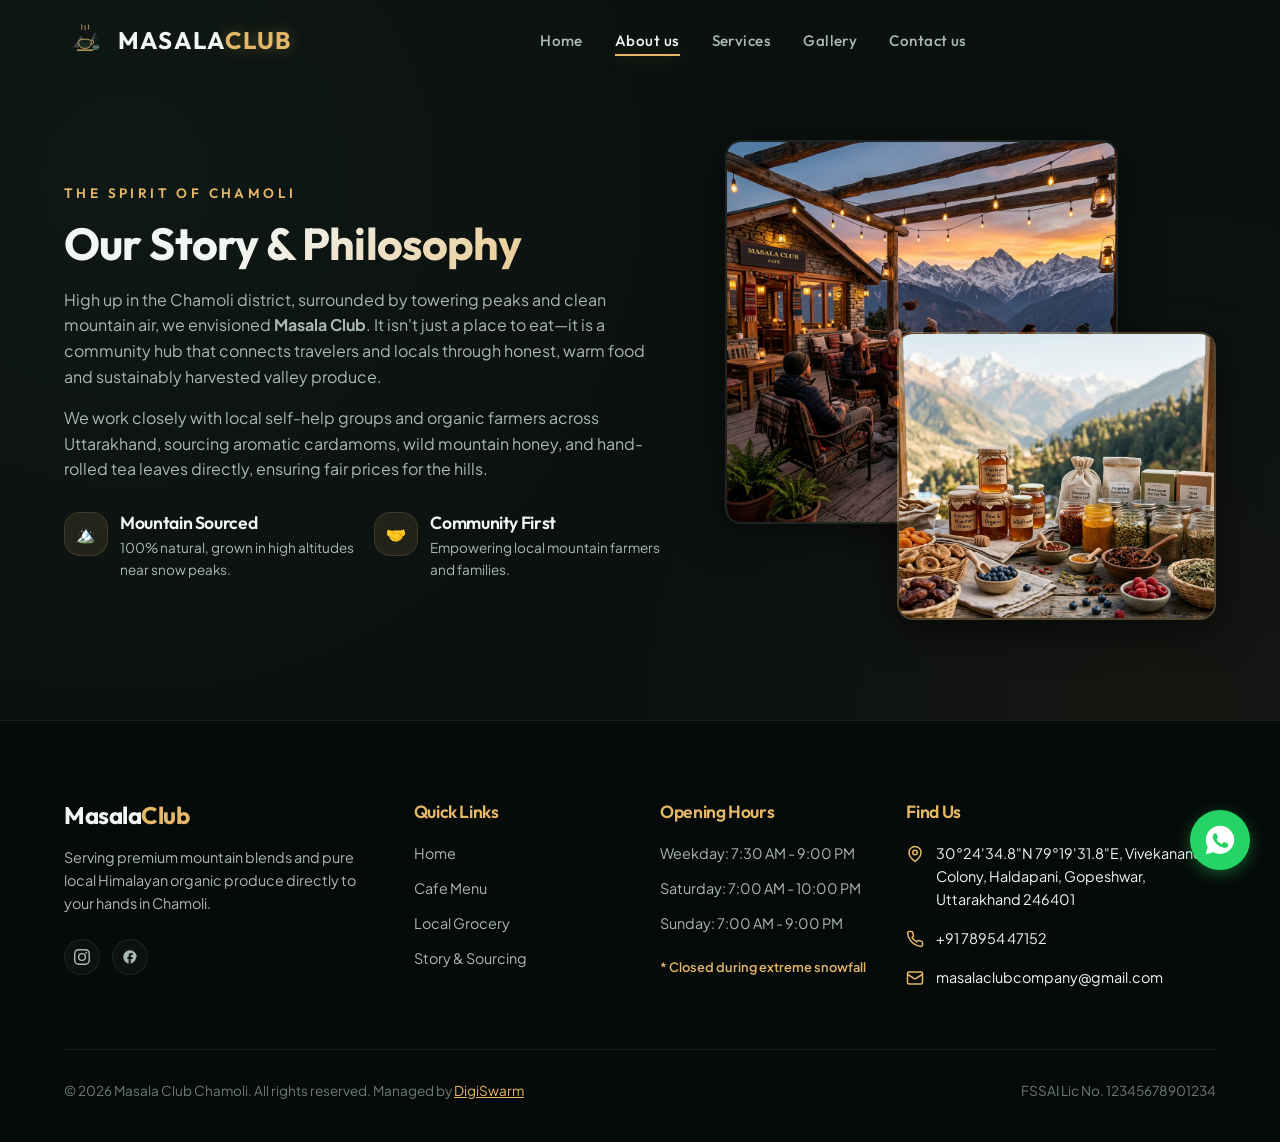
<file: about.html>
<!DOCTYPE html>
<html lang="en">

<head>
    <meta charset="UTF-8">
    <meta name="viewport" content="width=device-width, initial-scale=1.0">
    <title>Story & Sourcing | Masala Club Chamoli</title>
    <!-- Meta Description for SEO -->
    <meta name="description"
        content="Discover the story and organic sourcing ethics of Masala Club in Chamoli, Uttarakhand. Supporting mountain farmers, self-help groups, and watermill mills.">
    <!-- Link to Stylesheet -->
    <link rel="stylesheet" href="css/style.css">
</head>

<body>

    <!-- Floating Navigation Header -->
    <header id="main-header" class="scrolled">
        <div class="container nav-container">
            <div class="logo" id="logo-btn" onclick="window.location.href='index.html'">
                <svg viewBox="0 0 100 100" fill="none" xmlns="http://www.w3.org/2000/svg">
                    <!-- Mountain silhouette -->
                    <path d="M20 70L40 40L55 60L75 30L90 70H20Z" fill="url(#mountainGrad)" opacity="0.8" />
                    <path d="M20 70L40 40L55 60L47 50L35 68H20Z" fill="#FFF" opacity="0.2" />
                    <path d="M75 30L65 48L70 55L75 30Z" fill="#FFF" opacity="0.2" />
                    <!-- Steam (Animated) -->
                    <g class="logo-steam">
                        <path d="M42 24C42 24 44 19 42 14" stroke="#e5b869" stroke-width="2" stroke-linecap="round" />
                        <path d="M50 26C50 26 52 21 50 16" stroke="#e5b869" stroke-width="2" stroke-linecap="round" />
                        <path d="M58 24C58 24 60 19 58 14" stroke="#e5b869" stroke-width="2" stroke-linecap="round" />
                    </g>
                    <!-- Steaming Cup -->
                    <path d="M35 54C35 46 65 46 65 54C65 64 61 70 50 70C39 70 35 64 35 54Z" fill="url(#cupGrad)"
                        stroke="#e5b869" stroke-width="2" />
                    <path d="M65 50C69 50 72 54 70 58C68 61 65 60 65 60" stroke="#e5b869" stroke-width="2"
                        stroke-linecap="round" />
                    <path d="M32 74H68" stroke="#e5b869" stroke-width="3" stroke-linecap="round" />
                    <!-- Spice Leaf -->
                    <path d="M68 64C75 60 82 60 84 66C85 70 80 74 73 74C68 74 68 68 68 64Z" fill="#3f6e5f"
                        opacity="0.9" />
                    <path d="M68 64C72 68 76 70 84 66" stroke="#e5b869" stroke-width="1" />
                    <defs>
                        <linearGradient id="mountainGrad" x1="50" y1="30" x2="50" y2="70"
                            gradientUnits="userSpaceOnUse">
                            <stop offset="0%" stop-color="#1e302b" />
                            <stop offset="100%" stop-color="#0b110f" />
                        </linearGradient>
                        <linearGradient id="cupGrad" x1="50" y1="44" x2="50" y2="70" gradientUnits="userSpaceOnUse">
                            <stop offset="0%" stop-color="#121c19" />
                            <stop offset="100%" stop-color="#1e302b" />
                        </linearGradient>
                    </defs>
                </svg>
                <div class="logo-text">Masala<span>Club</span></div>
            </div>

            <ul class="nav-links" id="nav-links-menu">
                <li><a href="index.html">Home</a></li>
                <li><a href="about.html">About us</a></li>
                <li><a href="services.html">Services</a></li>
                <li><a href="gallery.html">Gallery</a></li>
                <li><a href="contact.html">Contact us</a></li>
            </ul>

            <div class="nav-actions">


                <div class="menu-toggle" id="menu-mobile-btn" onclick="toggleMobileMenu()">
                    <span></span>
                    <span></span>
                    <span></span>
                </div>
            </div>
        </div>
    </header>

    <!-- About Content Section -->
    <section class="section" id="about" style="padding-top: 140px;">
        <div class="container">
            <div class="about-grid">
                <div class="about-text">
                    <span class="section-subtitle">The Spirit of Chamoli</span>
                    <h1 class="section-title title-gradient">Our Story & Philosophy</h1>
                    <p>High up in the Chamoli district, surrounded by towering peaks and clean mountain air, we
                        envisioned <strong>Masala Club</strong>. It isn't just a place to eat—it is a community hub that
                        connects travelers and locals through honest, warm food and sustainably harvested valley
                        produce.</p>
                    <p style="margin-top: 16px;">We work closely with local self-help groups and organic farmers across
                        Uttarakhand, sourcing aromatic cardamoms, wild mountain honey, and hand-rolled tea leaves
                        directly, ensuring fair prices for the hills.</p>

                    <div class="about-features">
                        <div class="about-feature">
                            <div class="about-feature-icon">🏔️</div>
                            <div>
                                <h4 class="about-feature-title">Mountain Sourced</h4>
                                <p class="about-feature-desc">100% natural, grown in high altitudes near snow peaks.</p>
                            </div>
                        </div>
                        <div class="about-feature">
                            <div class="about-feature-icon">🤝</div>
                            <div>
                                <h4 class="about-feature-title">Community First</h4>
                                <p class="about-feature-desc">Empowering local mountain farmers and families.</p>
                            </div>
                        </div>
                    </div>
                </div>

                <div class="about-image-stack">
                    <img src="assets/cafe_outdoor.png" alt="Cozy Outdoor Balcony Seating" class="about-img-main">
                    <img src="assets/grocery_products.png" alt="Himalayan Local Produce" class="about-img-sub">
                </div>
            </div>
        </div>
    </section>



    <!-- Footer -->
    <footer>
        <div class="container">
            <div class="footer-grid">
                <div>
                    <h3 class="footer-brand-title">Masala<span>Club</span></h3>
                    <p class="footer-brand-desc">Serving premium mountain blends and pure local Himalayan organic
                        produce directly to your hands in Chamoli.</p>
                    <div class="social-links">
                        <a href="https://www.instagram.com/masalaclubcompany/" target="_blank" rel="noopener noreferrer" class="social-link" title="Instagram">
                            <svg viewBox="0 0 24 24">
                                <path
                                    d="M12 2.163c3.204 0 3.584.012 4.85.07 3.252.148 4.771 1.691 4.919 4.919.058 1.265.069 1.645.069 4.849 0 3.205-.012 3.584-.069 4.849-.149 3.225-1.664 4.771-4.919 4.919-1.266.058-1.644.07-4.85.07-3.204 0-3.584-.012-4.849-.07-3.26-.149-4.771-1.699-4.919-4.92-.058-1.265-.07-1.644-.07-4.849 0-3.204.013-3.583.07-4.849.149-3.227 1.664-4.771 4.919-4.919 1.266-.057 1.645-.069 4.849-.069zM12 0C8.741 0 8.333.014 7.053.072 2.695.272.273 2.69.073 7.051.014 8.333 0 8.741 0 12c0 3.259.014 3.668.072 4.948.2 4.358 2.618 6.78 6.98 6.98C8.333 23.986 8.741 24 12 24c3.259 0 3.668-.014 4.948-.072 4.354-.2 6.782-2.618 6.979-6.98.059-1.28.073-1.689.073-4.948 0-3.259-.014-3.667-.072-4.947-.196-4.354-2.617-6.78-6.979-6.98C15.668.014 15.259 0 12 0zm0 5.838a6.162 6.162 0 100 12.324 6.162 6.162 0 000-12.324zM12 16a4 4 0 110-8 4 4 0 010 8zm6.406-11.845a1.44 1.44 0 100 2.881 1.44 1.44 0 000-2.881z" />
                            </svg>
                        </a>
                        <a href="https://www.facebook.com/profile.php?id=61590862975801" target="_blank" rel="noopener noreferrer" class="social-link" title="Facebook">
                            <svg viewBox="0 0 24 24">
                                <path
                                    d="M22 12c0-5.52-4.48-10-10-10S2 6.48 2 12c0 4.84 3.44 8.87 8 9.8V15H8v-3h2V9.5C10 7.57 11.57 6 13.5 6H16v3h-2c-.55 0-1 .45-1 1v2h3v3h-3v6.8c4.56-.93 8-4.96 8-9.8z" />
                            </svg>
                        </a>
                    </div>
                </div>

                <div>
                    <h4 class="footer-col-title">Quick Links</h4>
                    <ul class="footer-links">
                        <li><a href="index.html">Home</a></li>
                        <li><a href="cafe.html">Cafe Menu</a></li>
                        <li><a href="grocery.html">Local Grocery</a></li>
                        <li><a href="about.html">Story & Sourcing</a></li>
                    </ul>
                </div>

                <div>
                    <h4 class="footer-col-title">Opening Hours</h4>
                    <ul class="footer-links" style="color: var(--text-secondary);">
                        <li>Weekday: 7:30 AM - 9:00 PM</li>
                        <li>Saturday: 7:00 AM - 10:00 PM</li>
                        <li>Sunday: 7:00 AM - 9:00 PM</li>
                        <li style="margin-top: 10px; color: var(--accent-gold); font-size: 0.8rem; font-weight: 600;">*
                            Closed during extreme snowfall</li>
                    </ul>
                </div>

                <div>
                    <h4 class="footer-col-title">Find Us</h4>
                    <ul class="footer-info-list">
                        <li class="footer-info-item">
                            <span class="footer-info-icon">
                                <svg xmlns="http://www.w3.org/2000/svg" viewBox="0 0 24 24">
                                    <path d="M20 10c0 6-8 12-8 12s-8-6-8-12a8 8 0 0 1 16 0Z" />
                                    <circle cx="12" cy="10" r="3" />
                                </svg>
                            </span>
                            <a href="https://www.google.com/maps/dir/?api=1&destination=30.409667,79.3255"
                                target="_blank" style="color: inherit; text-decoration: none; transition: color 0.3s;"
                                onmouseover="this.style.color='var(--accent-gold)'"
                                onmouseout="this.style.color='inherit'">30°24'34.8"N 79°19'31.8"E, Vivekananda Colony,
                                Haldapani, Gopeshwar, Uttarakhand 246401</a>
                        </li>
                        <li class="footer-info-item">
                            <span class="footer-info-icon">
                                <svg xmlns="http://www.w3.org/2000/svg" viewBox="0 0 24 24">
                                    <path
                                        d="M22 16.92v3a2 2 0 0 1-2.18 2 19.79 19.79 0 0 1-8.63-3.07 19.5 19.5 0 0 1-6-6 19.79 19.79 0 0 1-3.07-8.67A2 2 0 0 1 4.11 2h3a2 2 0 0 1 2 1.72 12.84 12.84 0 0 0 .7 2.81 2 2 0 0 1-.45 2.11L8.09 9.91a16 16 0 0 0 6 6l1.27-1.27a2 2 0 0 1 2.11-.45 12.84 12.84 0 0 0 2.81.7A2 2 0 0 1 22 16.92z" />
                                </svg>
                            </span>
                            <a href="tel:+917895447152"
                                style="color: inherit; text-decoration: none; transition: color 0.3s;"
                                onmouseover="this.style.color='var(--accent-gold)'"
                                onmouseout="this.style.color='inherit'">+91 78954 47152</a>
                        </li>
                        <li class="footer-info-item">
                            <span class="footer-info-icon">
                                <svg xmlns="http://www.w3.org/2000/svg" viewBox="0 0 24 24">
                                    <rect width="20" height="16" x="2" y="4" rx="2" />
                                    <path d="m22 7-8.97 5.7a1.94 1.94 0 0 1-2.06 0L2 7" />
                                </svg>
                            </span>
                            <a href="mailto:masalaclubcompany@gmail.com"
                                style="color: inherit; text-decoration: none; transition: color 0.3s;"
                                onmouseover="this.style.color='var(--accent-gold)'"
                                onmouseout="this.style.color='inherit'">masalaclubcompany@gmail.com</a>
                        </li>
                    </ul>
                </div>
            </div>

            <div class="footer-bottom">
                <span>&copy; 2026 Masala Club Chamoli. All rights reserved. Managed by <a href="https://www.digiswarm.in/" target="_blank" rel="noopener noreferrer" style="color: var(--accent-gold); text-decoration: underline; transition: color 0.3s;" onmouseover="this.style.color='var(--text-primary)'" onmouseout="this.style.color='var(--accent-gold)'">DigiSwarm</a></span>
                <span>FSSAI Lic No. 12345678901234</span>
            </div>
        </div>
    </footer>

    <!-- Shared Modals & Drawers Templates -->



    <!-- Success Modal Overlay -->
    <div class="modal-overlay" id="success-message-modal">
        <div class="modal-content glass-panel">
            <div class="modal-close" onclick="closeSuccessModal()">✕</div>
            <div class="success-modal-body">
                <div class="success-icon-wrapper">
                    <svg viewBox="0 0 24 24">
                        <path d="M9 16.17L4.83 12l-1.42 1.41L9 19 21 7l-1.41-1.41L9 16.17z" />
                    </svg>
                </div>
                <h3 class="success-title" id="success-modal-title">Action Confirmed</h3>
                <p class="success-desc" id="success-modal-message">Your action was completed successfully.</p>
                <button class="btn btn-primary" onclick="closeSuccessModal()"
                    style="margin: 0 auto; display: block;">Awesome</button>
            </div>
        </div>
    </div>



    <!-- Toast Container -->
    <div class="toast-container" id="toast-notifications-container"></div>

    <!-- Script Links -->
    <script src="js/app.js"></script>
</body>

</html>
</file>
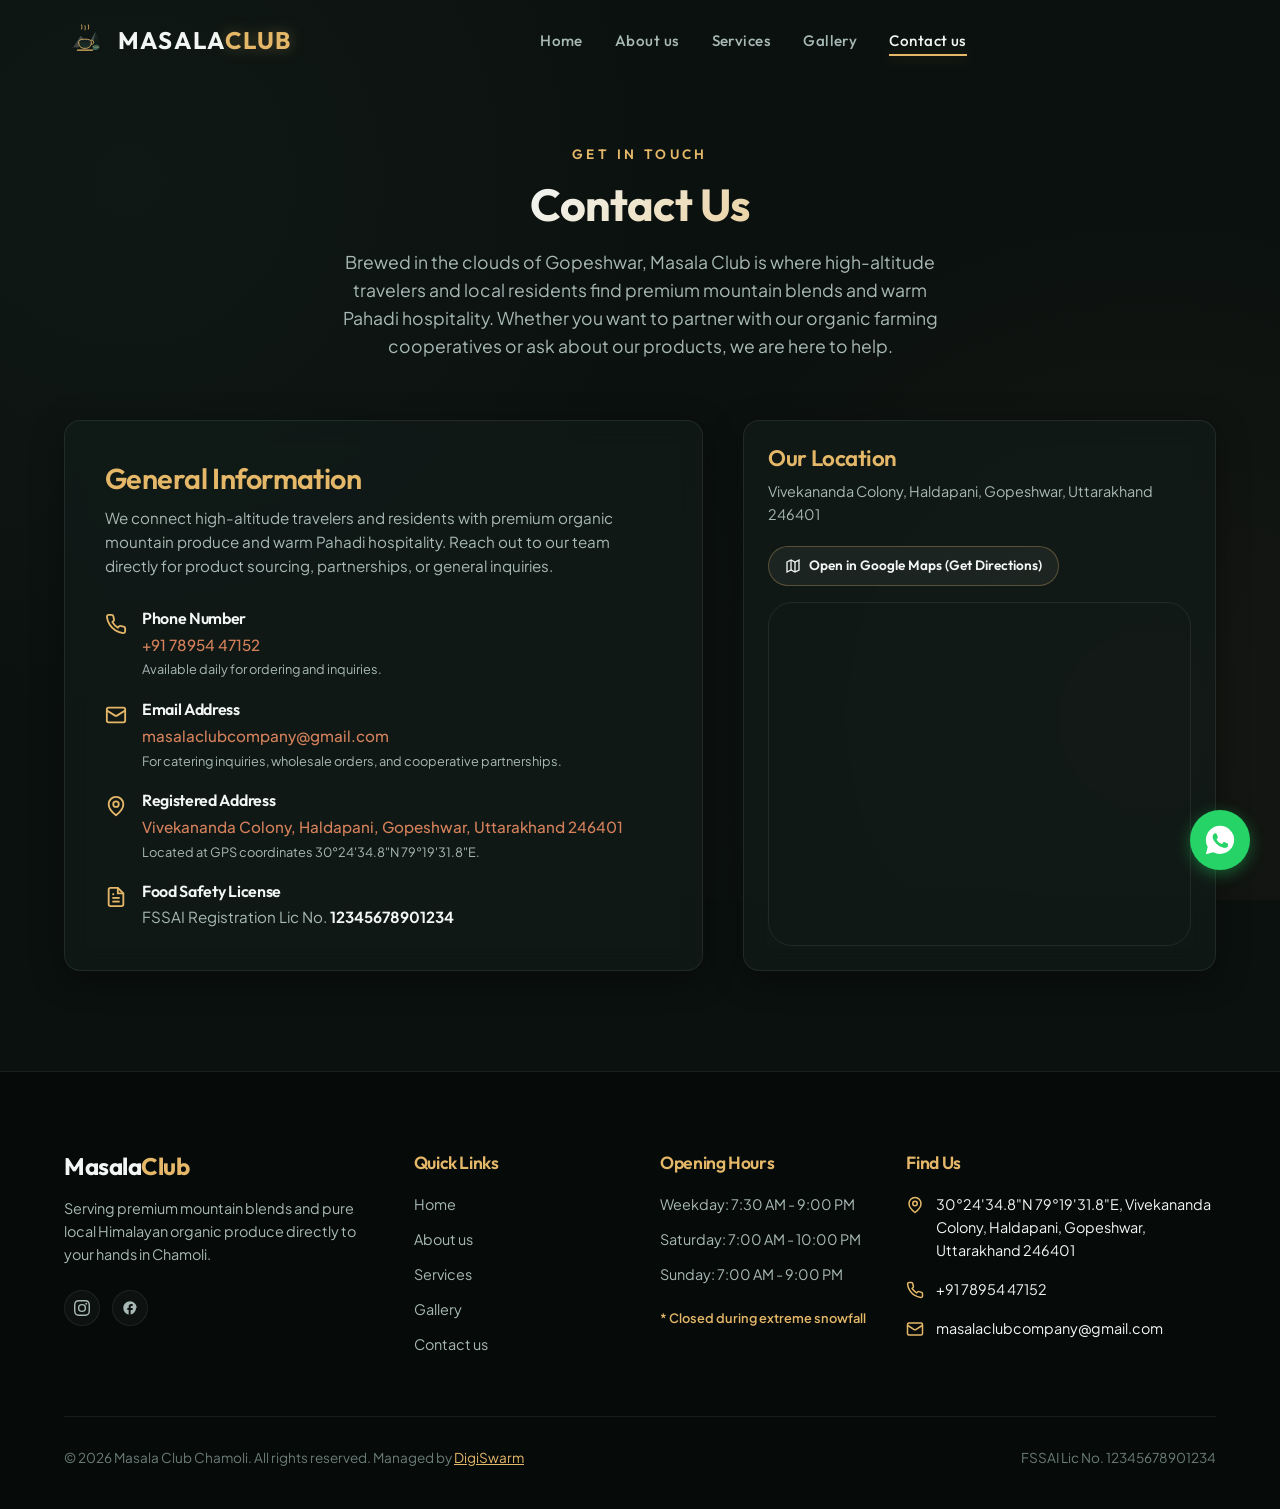
<file: contact.html>
<!DOCTYPE html>
<html lang="en">

<head>
    <meta charset="UTF-8">
    <meta name="viewport" content="width=device-width, initial-scale=1.0">
    <title>Contact Us | Masala Club Chamoli</title>
    <!-- Meta Description for SEO -->
    <meta name="description"
        content="Get in touch with Masala Club in Chamoli, Gopeshwar. Reach out to ask about organic honey, cards, catering, or local deliveries.">
    <!-- Link to Stylesheet -->
    <link rel="stylesheet" href="css/style.css">
</head>

<body>

    <!-- Floating Navigation Header -->
    <header id="main-header" class="scrolled">
        <div class="container nav-container">
            <div class="logo" id="logo-btn" onclick="window.location.href='index.html'">
                <svg viewBox="0 0 100 100" fill="none" xmlns="http://www.w3.org/2000/svg">
                    <!-- Mountain silhouette -->
                    <path d="M20 70L40 40L55 60L75 30L90 70H20Z" fill="url(#mountainGrad)" opacity="0.8" />
                    <path d="M20 70L40 40L55 60L47 50L35 68H20Z" fill="#FFF" opacity="0.2" />
                    <path d="M75 30L65 48L70 55L75 30Z" fill="#FFF" opacity="0.2" />
                    <!-- Steam (Animated) -->
                    <g class="logo-steam">
                        <path d="M42 24C42 24 44 19 42 14" stroke="#e5b869" stroke-width="2" stroke-linecap="round" />
                        <path d="M50 26C50 26 52 21 50 16" stroke="#e5b869" stroke-width="2" stroke-linecap="round" />
                        <path d="M58 24C58 24 60 19 58 14" stroke="#e5b869" stroke-width="2" stroke-linecap="round" />
                    </g>
                    <!-- Steaming Cup -->
                    <path d="M35 54C35 46 65 46 65 54C65 64 61 70 50 70C39 70 35 64 35 54Z" fill="url(#cupGrad)"
                        stroke="#e5b869" stroke-width="2" />
                    <path d="M65 50C69 50 72 54 70 58C68 61 65 60 65 60" stroke="#e5b869" stroke-width="2"
                        stroke-linecap="round" />
                    <path d="M32 74H68" stroke="#e5b869" stroke-width="3" stroke-linecap="round" />
                    <!-- Spice Leaf -->
                    <path d="M68 64C75 60 82 60 84 66C85 70 80 74 73 74C68 74 68 68 68 64Z" fill="#3f6e5f"
                        opacity="0.9" />
                    <path d="M68 64C72 68 76 70 84 66" stroke="#e5b869" stroke-width="1" />
                    <defs>
                        <linearGradient id="mountainGrad" x1="50" y1="30" x2="50" y2="70"
                            gradientUnits="userSpaceOnUse">
                            <stop offset="0%" stop-color="#1e302b" />
                            <stop offset="100%" stop-color="#0b110f" />
                        </linearGradient>
                        <linearGradient id="cupGrad" x1="50" y1="44" x2="50" y2="70" gradientUnits="userSpaceOnUse">
                            <stop offset="0%" stop-color="#121c19" />
                            <stop offset="100%" stop-color="#1e302b" />
                        </linearGradient>
                    </defs>
                </svg>
                <div class="logo-text">Masala<span>Club</span></div>
            </div>

            <ul class="nav-links" id="nav-links-menu">
                <li><a href="index.html">Home</a></li>
                <li><a href="about.html">About us</a></li>
                <li><a href="services.html">Services</a></li>
                <li><a href="gallery.html">Gallery</a></li>
                <li><a href="contact.html" class="active">Contact us</a></li>
            </ul>

            <div class="nav-actions">


                <div class="menu-toggle" id="menu-mobile-btn" onclick="toggleMobileMenu()">
                    <span></span>
                    <span></span>
                    <span></span>
                </div>
            </div>
        </div>
    </header>

    <!-- Contact Form Section -->
    <section class="section" id="contact" style="padding-top: 140px;">
        <div class="container">
            <div class="section-header">
                <span class="section-subtitle">Get In Touch</span>
                <h1 class="section-title title-gradient">Contact Us</h1>
                <p class="section-desc">Brewed in the clouds of Gopeshwar, Masala Club is where high-altitude travelers
                    and local residents find premium mountain blends and warm Pahadi hospitality. Whether you want to
                    partner with our organic farming cooperatives or ask about our products, we are here to help.</p>
            </div>

            <div class="contact-grid">
                <!-- General Information Details Card -->
                <div class="glass-panel contact-info-card">
                    <div>
                        <h2 class="card-title"
                            style="color: var(--accent-gold); font-size: 1.8rem; font-family: var(--font-heading); margin-bottom: 10px;">
                            General Information</h2>
                        <p style="color: var(--text-secondary); font-size: 0.95rem; line-height: 1.6;">We connect
                            high-altitude travelers and residents with premium organic mountain produce and warm Pahadi
                            hospitality. Reach out to our team directly for product sourcing, partnerships, or general
                            inquiries.</p>
                    </div>

                    <div style="display: flex; flex-direction: column; gap: 20px;">
                        <!-- Phone Info -->
                        <div style="display: flex; gap: 15px; align-items: flex-start;">
                            <span style="color: var(--accent-gold); flex-shrink: 0; margin-top: 4px;">
                                <svg xmlns="http://www.w3.org/2000/svg" viewBox="0 0 24 24"
                                    style="width: 22px; height: 22px; stroke: currentColor; stroke-width: 2; fill: none; display: block;">
                                    <path
                                        d="M22 16.92v3a2 2 0 0 1-2.18 2 19.79 19.79 0 0 1-8.63-3.07 19.5 19.5 0 0 1-6-6 19.79 19.79 0 0 1-3.07-8.67A2 2 0 0 1 4.11 2h3a2 2 0 0 1 2 1.72 12.84 12.84 0 0 0 .7 2.81 2 2 0 0 1-.45 2.11L8.09 9.91a16 16 0 0 0 6 6l1.27-1.27a2 2 0 0 1 2.11-.45 12.84 12.84 0 0 0 2.81.7A2 2 0 0 1 22 16.92z" />
                                </svg>
                            </span>
                            <div>
                                <h4
                                    style="color: var(--text-primary); font-size: 1rem; margin-bottom: 4px; font-weight: 600;">
                                    Phone Number</h4>
                                <a href="tel:+917895447152"
                                    style="color: var(--accent-copper); text-decoration: none; font-size: 0.95rem; font-weight: 500; transition: color 0.3s;"
                                    onmouseover="this.style.color='var(--accent-gold)'"
                                    onmouseout="this.style.color='var(--accent-copper)'">+91 78954 47152</a>
                                <p style="color: var(--text-secondary); font-size: 0.8rem; margin-top: 2px;">Available
                                    daily for ordering and inquiries.</p>
                            </div>
                        </div>

                        <!-- Email Info -->
                        <div style="display: flex; gap: 15px; align-items: flex-start;">
                            <span style="color: var(--accent-gold); flex-shrink: 0; margin-top: 4px;">
                                <svg xmlns="http://www.w3.org/2000/svg" viewBox="0 0 24 24"
                                    style="width: 22px; height: 22px; stroke: currentColor; stroke-width: 2; fill: none; display: block;">
                                    <rect width="20" height="16" x="2" y="4" rx="2" />
                                    <path d="m22 7-8.97 5.7a1.94 1.94 0 0 1-2.06 0L2 7" />
                                </svg>
                            </span>
                            <div>
                                <h4
                                    style="color: var(--text-primary); font-size: 1rem; margin-bottom: 4px; font-weight: 600;">
                                    Email Address</h4>
                                <a href="mailto:masalaclubcompany@gmail.com"
                                    style="color: var(--accent-copper); text-decoration: none; font-size: 0.95rem; font-weight: 500; transition: color 0.3s;"
                                    onmouseover="this.style.color='var(--accent-gold)'"
                                    onmouseout="this.style.color='var(--accent-copper)'">masalaclubcompany@gmail.com</a>
                                <p style="color: var(--text-secondary); font-size: 0.8rem; margin-top: 2px;">For
                                    catering inquiries, wholesale orders, and cooperative partnerships.</p>
                            </div>
                        </div>

                        <!-- Address Info -->
                        <div style="display: flex; gap: 15px; align-items: flex-start;">
                            <span style="color: var(--accent-gold); flex-shrink: 0; margin-top: 4px;">
                                <svg xmlns="http://www.w3.org/2000/svg" viewBox="0 0 24 24"
                                    style="width: 22px; height: 22px; stroke: currentColor; stroke-width: 2; fill: none; display: block;">
                                    <path d="M20 10c0 6-8 12-8 12s-8-6-8-12a8 8 0 0 1 16 0Z" />
                                    <circle cx="12" cy="10" r="3" />
                                </svg>
                            </span>
                            <div>
                                <h4
                                    style="color: var(--text-primary); font-size: 1rem; margin-bottom: 4px; font-weight: 600;">
                                    Registered Address</h4>
                                <a href="https://www.google.com/maps/dir/?api=1&destination=30.409667,79.3255"
                                    target="_blank"
                                    style="color: var(--accent-copper); text-decoration: none; font-size: 0.95rem; font-weight: 500; transition: color 0.3s;"
                                    onmouseover="this.style.color='var(--accent-gold)'"
                                    onmouseout="this.style.color='var(--accent-copper)'">
                                    Vivekananda Colony, Haldapani, Gopeshwar, Uttarakhand 246401
                                </a>
                                <p style="color: var(--text-secondary); font-size: 0.8rem; margin-top: 2px;">Located at
                                    GPS coordinates 30°24'34.8"N 79°19'31.8"E.</p>
                            </div>
                        </div>

                        <!-- FSSAI Info -->
                        <div style="display: flex; gap: 15px; align-items: flex-start;">
                            <span style="color: var(--accent-gold); flex-shrink: 0; margin-top: 4px;">
                                <svg xmlns="http://www.w3.org/2000/svg" viewBox="0 0 24 24"
                                    style="width: 22px; height: 22px; stroke: currentColor; stroke-width: 2; fill: none; display: block;">
                                    <path d="M14 2H6a2 2 0 0 0-2 2v16a2 2 0 0 0 2 2h12a2 2 0 0 0 2-2V8z" />
                                    <polyline points="14 2 14 8 20 8" />
                                    <line x1="16" y1="13" x2="8" y2="13" />
                                    <line x1="16" y1="17" x2="8" y2="17" />
                                    <polyline points="10 9 9 9 8 9" />
                                </svg>
                            </span>
                            <div>
                                <h4
                                    style="color: var(--text-primary); font-size: 1rem; margin-bottom: 4px; font-weight: 600;">
                                    Food Safety License</h4>
                                <p style="color: var(--text-secondary); font-size: 0.95rem;">FSSAI Registration Lic No.
                                    <strong style="color: var(--text-primary);">12345678901234</strong></p>
                            </div>
                        </div>
                    </div>
                </div>

                <!-- Map Section -->
                <div class="glass-panel contact-map-card">
                    <div>
                        <h3 class="card-title"
                            style="color: var(--accent-gold); font-size: 1.4rem; margin-bottom: 8px;">Our Location</h3>
                        <p style="font-size: 0.9rem; color: var(--text-secondary); margin-bottom: 16px;">Vivekananda
                            Colony, Haldapani, Gopeshwar, Uttarakhand 246401</p>
                        <a href="https://www.google.com/maps/dir/?api=1&destination=30.409667,79.3255" target="_blank"
                            class="btn btn-secondary"
                            style="display: inline-flex; align-items: center; gap: 8px; font-size: 0.85rem; padding: 8px 16px; text-decoration: none; margin-top: 4px;">
                            <svg xmlns="http://www.w3.org/2000/svg" viewBox="0 0 24 24"
                                style="width: 16px; height: 16px; stroke: currentColor; stroke-width: 2; fill: none; display: block;">
                                <polygon points="3 6 9 3 15 6 21 3 21 18 15 21 9 18 3 21" />
                                <line x1="9" y1="3" x2="9" y2="18" />
                                <line x1="15" y1="6" x2="15" y2="21" />
                            </svg> Open in Google Maps (Get Directions)
                        </a>
                    </div>
                    <div
                        style="flex-grow: 1; border-radius: var(--border-radius-lg); overflow: hidden; border: 1px solid var(--border-glass); min-height: 280px; position: relative;">
                        <iframe
                            src="https://maps.google.com/maps?q=30.409667,79.325500(Masala%20Club)&t=&z=16&ie=UTF8&iwloc=&output=embed"
                            width="100%" height="100%"
                            style="border:0; filter: grayscale(1) invert(0.9) contrast(1.2); position: absolute; top:0; left:0;"
                            allowfullscreen="" loading="lazy" referrerpolicy="no-referrer-when-downgrade">
                        </iframe>
                    </div>
                </div>
            </div>
        </div>
    </section>

    <!-- Footer -->
    <footer>
        <div class="container">
            <div class="footer-grid">
                <div>
                    <h3 class="footer-brand-title">Masala<span>Club</span></h3>
                    <p class="footer-brand-desc">Serving premium mountain blends and pure local Himalayan organic
                        produce directly to your hands in Chamoli.</p>
                    <div class="social-links">
                        <a href="https://www.instagram.com/masalaclubcompany/" target="_blank" rel="noopener noreferrer" class="social-link" title="Instagram">
                            <svg viewBox="0 0 24 24">
                                <path
                                    d="M12 2.163c3.204 0 3.584.012 4.85.07 3.252.148 4.771 1.691 4.919 4.919.058 1.265.069 1.645.069 4.849 0 3.205-.012 3.584-.069 4.849-.149 3.225-1.664 4.771-4.919 4.919-1.266.058-1.644.07-4.85.07-3.204 0-3.584-.012-4.849-.07-3.26-.149-4.771-1.699-4.919-4.92-.058-1.265-.07-1.644-.07-4.849 0-3.204.013-3.583.07-4.849.149-3.227 1.664-4.771 4.919-4.919 1.266-.057 1.645-.069 4.849-.069zM12 0C8.741 0 8.333.014 7.053.072 2.695.272.273 2.69.073 7.051.014 8.333 0 8.741 0 12c0 3.259.014 3.668.072 4.948.2 4.358 2.618 6.78 6.98 6.98C8.333 23.986 8.741 24 12 24c3.259 0 3.668-.014 4.948-.072 4.354-.2 6.782-2.618 6.979-6.98.059-1.28.073-1.689.073-4.948 0-3.259-.014-3.667-.072-4.947-.196-4.354-2.617-6.78-6.979-6.98C15.668.014 15.259 0 12 0zm0 5.838a6.162 6.162 0 100 12.324 6.162 6.162 0 000-12.324zM12 16a4 4 0 110-8 4 4 0 010 8zm6.406-11.845a1.44 1.44 0 100 2.881 1.44 1.44 0 000-2.881z" />
                            </svg>
                        </a>
                        <a href="https://www.facebook.com/profile.php?id=61590862975801" target="_blank" rel="noopener noreferrer" class="social-link" title="Facebook">
                            <svg viewBox="0 0 24 24">
                                <path
                                    d="M22 12c0-5.52-4.48-10-10-10S2 6.48 2 12c0 4.84 3.44 8.87 8 9.8V15H8v-3h2V9.5C10 7.57 11.57 6 13.5 6H16v3h-2c-.55 0-1 .45-1 1v2h3v3h-3v6.8c4.56-.93 8-4.96 8-9.8z" />
                            </svg>
                        </a>
                    </div>
                </div>

                <div>
                    <h4 class="footer-col-title">Quick Links</h4>
                    <ul class="footer-links">
                        <li><a href="index.html">Home</a></li>
                        <li><a href="about.html">About us</a></li>
                        <li><a href="services.html">Services</a></li>
                        <li><a href="gallery.html">Gallery</a></li>
                        <li><a href="contact.html">Contact us</a></li>
                    </ul>
                </div>

                <div>
                    <h4 class="footer-col-title">Opening Hours</h4>
                    <ul class="footer-links" style="color: var(--text-secondary);">
                        <li>Weekday: 7:30 AM - 9:00 PM</li>
                        <li>Saturday: 7:00 AM - 10:00 PM</li>
                        <li>Sunday: 7:00 AM - 9:00 PM</li>
                        <li style="margin-top: 10px; color: var(--accent-gold); font-size: 0.8rem; font-weight: 600;">*
                            Closed during extreme snowfall</li>
                    </ul>
                </div>

                <div>
                    <h4 class="footer-col-title">Find Us</h4>
                    <ul class="footer-info-list">
                        <li class="footer-info-item">
                            <span class="footer-info-icon">
                                <svg xmlns="http://www.w3.org/2000/svg" viewBox="0 0 24 24">
                                    <path d="M20 10c0 6-8 12-8 12s-8-6-8-12a8 8 0 0 1 16 0Z" />
                                    <circle cx="12" cy="10" r="3" />
                                </svg>
                            </span>
                            <a href="https://www.google.com/maps/dir/?api=1&destination=30.409667,79.3255"
                                target="_blank" style="color: inherit; text-decoration: none; transition: color 0.3s;"
                                onmouseover="this.style.color='var(--accent-gold)'"
                                onmouseout="this.style.color='inherit'">30°24'34.8"N 79°19'31.8"E, Vivekananda Colony,
                                Haldapani, Gopeshwar, Uttarakhand 246401</a>
                        </li>
                        <li class="footer-info-item">
                            <span class="footer-info-icon">
                                <svg xmlns="http://www.w3.org/2000/svg" viewBox="0 0 24 24">
                                    <path
                                        d="M22 16.92v3a2 2 0 0 1-2.18 2 19.79 19.79 0 0 1-8.63-3.07 19.5 19.5 0 0 1-6-6 19.79 19.79 0 0 1-3.07-8.67A2 2 0 0 1 4.11 2h3a2 2 0 0 1 2 1.72 12.84 12.84 0 0 0 .7 2.81 2 2 0 0 1-.45 2.11L8.09 9.91a16 16 0 0 0 6 6l1.27-1.27a2 2 0 0 1 2.11-.45 12.84 12.84 0 0 0 2.81.7A2 2 0 0 1 22 16.92z" />
                                </svg>
                            </span>
                            <a href="tel:+917895447152"
                                style="color: inherit; text-decoration: none; transition: color 0.3s;"
                                onmouseover="this.style.color='var(--accent-gold)'"
                                onmouseout="this.style.color='inherit'">+91 78954 47152</a>
                        </li>
                        <li class="footer-info-item">
                            <span class="footer-info-icon">
                                <svg xmlns="http://www.w3.org/2000/svg" viewBox="0 0 24 24">
                                    <rect width="20" height="16" x="2" y="4" rx="2" />
                                    <path d="m22 7-8.97 5.7a1.94 1.94 0 0 1-2.06 0L2 7" />
                                </svg>
                            </span>
                            <a href="mailto:masalaclubcompany@gmail.com"
                                style="color: inherit; text-decoration: none; transition: color 0.3s;"
                                onmouseover="this.style.color='var(--accent-gold)'"
                                onmouseout="this.style.color='inherit'">masalaclubcompany@gmail.com</a>
                        </li>
                    </ul>
                </div>
            </div>

            <div class="footer-bottom">
                <span>&copy; 2026 Masala Club Chamoli. All rights reserved. Managed by <a href="https://www.digiswarm.in/" target="_blank" rel="noopener noreferrer" style="color: var(--accent-gold); text-decoration: underline; transition: color 0.3s;" onmouseover="this.style.color='var(--text-primary)'" onmouseout="this.style.color='var(--accent-gold)'">DigiSwarm</a></span>
                <span>FSSAI Lic No. 12345678901234</span>
            </div>
        </div>
    </footer>

    <!-- Shared Modals & Drawers Templates -->



    <!-- Success Modal Overlay -->
    <div class="modal-overlay" id="success-message-modal">
        <div class="modal-content glass-panel">
            <div class="modal-close" onclick="closeSuccessModal()">✕</div>
            <div class="success-modal-body">
                <div class="success-icon-wrapper">
                    <svg viewBox="0 0 24 24">
                        <path d="M9 16.17L4.83 12l-1.42 1.41L9 19 21 7l-1.41-1.41L9 16.17z" />
                    </svg>
                </div>
                <h3 class="success-title" id="success-modal-title">Action Confirmed</h3>
                <p class="success-desc" id="success-modal-message">Your action was completed successfully.</p>
                <button class="btn btn-primary" onclick="closeSuccessModal()"
                    style="margin: 0 auto; display: block;">Awesome</button>
            </div>
        </div>
    </div>



    <!-- Toast Container -->
    <div class="toast-container" id="toast-notifications-container"></div>

    <script src="js/app.js"></script>
</body>

</html>
</file>
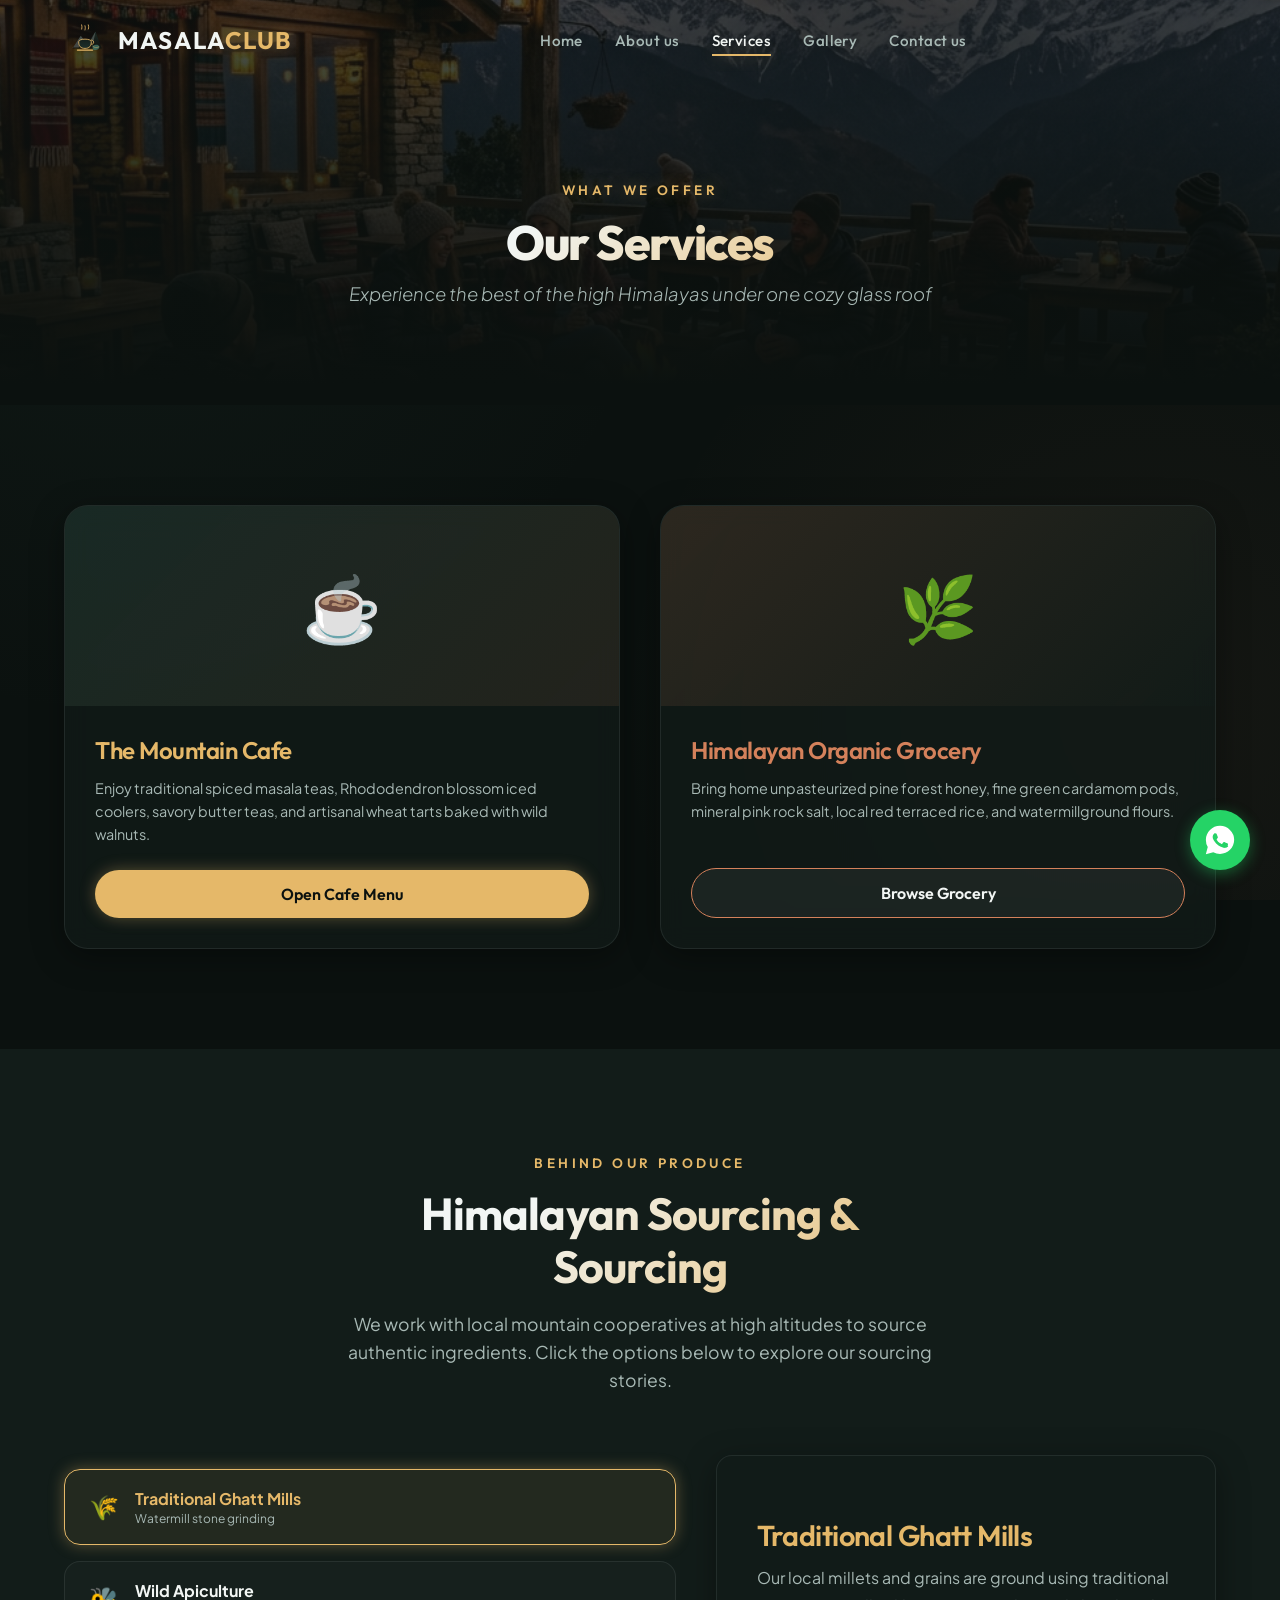
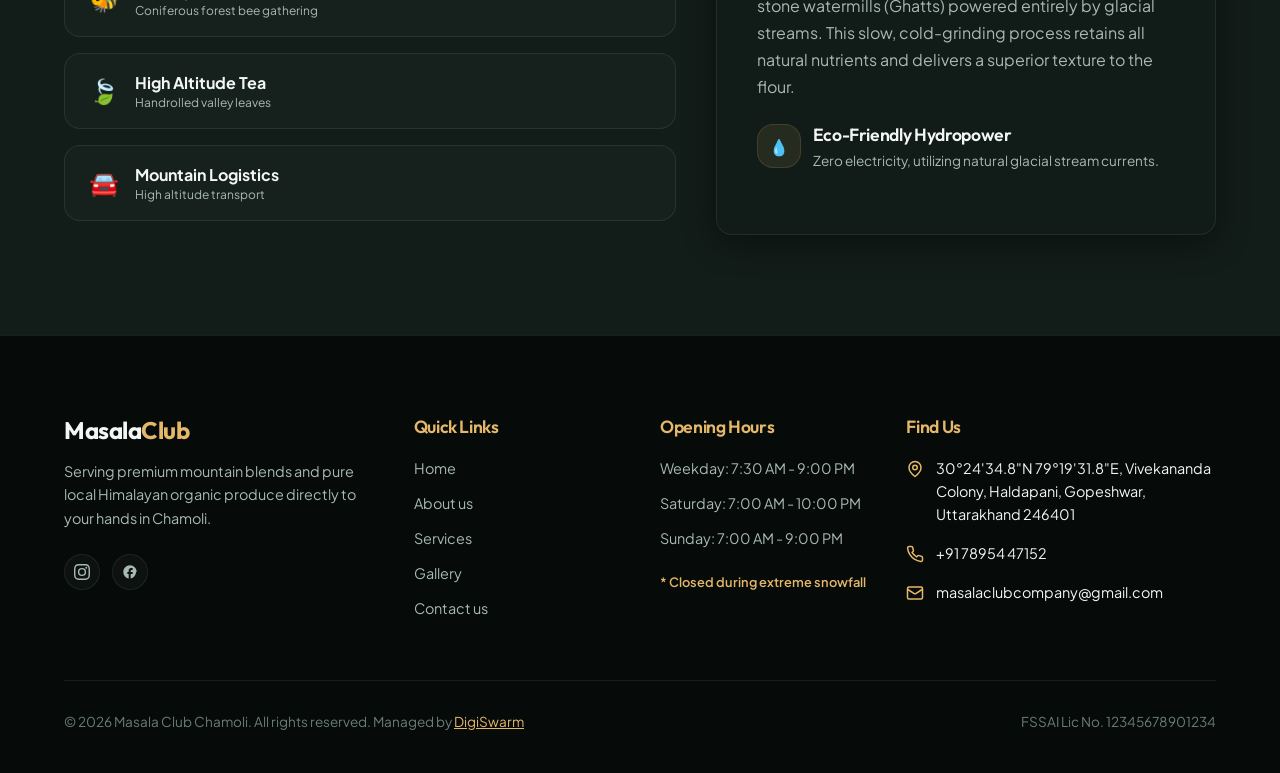
<file: services.html>
<!DOCTYPE html>
<html lang="en">

<head>
    <meta charset="UTF-8">
    <meta name="viewport" content="width=device-width, initial-scale=1.0">
    <title>Our Services | Masala Club Chamoli</title>
    <!-- Meta Description for SEO -->
    <meta name="description"
        content="Explore Masala Club services in Chamoli, Uttarakhand: Dine in our mountain view cafe, shop hand-harvested organic valley groceries, or reserve a cozy fireplace table.">
    <!-- Link to Stylesheet -->
    <link rel="stylesheet" href="css/style.css">
</head>

<body>

    <!-- Floating Navigation Header -->
    <header id="main-header" class="scrolled">
        <div class="container nav-container">
            <div class="logo" id="logo-btn" onclick="window.location.href='index.html'">
                <svg viewBox="0 0 100 100" fill="none" xmlns="http://www.w3.org/2000/svg">
                    <!-- Mountain silhouette -->
                    <path d="M20 70L40 40L55 60L75 30L90 70H20Z" fill="url(#mountainGrad)" opacity="0.8" />
                    <path d="M20 70L40 40L55 60L47 50L35 68H20Z" fill="#FFF" opacity="0.2" />
                    <path d="M75 30L65 48L70 55L75 30Z" fill="#FFF" opacity="0.2" />
                    <!-- Steam (Animated) -->
                    <g class="logo-steam">
                        <path d="M42 24C42 24 44 19 42 14" stroke="#e5b869" stroke-width="2" stroke-linecap="round" />
                        <path d="M50 26C50 26 52 21 50 16" stroke="#e5b869" stroke-width="2" stroke-linecap="round" />
                        <path d="M58 24C58 24 60 19 58 14" stroke="#e5b869" stroke-width="2" stroke-linecap="round" />
                    </g>
                    <!-- Steaming Cup -->
                    <path d="M35 54C35 46 65 46 65 54C65 64 61 70 50 70C39 70 35 64 35 54Z" fill="url(#cupGrad)"
                        stroke="#e5b869" stroke-width="2" />
                    <path d="M65 50C69 50 72 54 70 58C68 61 65 60 65 60" stroke="#e5b869" stroke-width="2"
                        stroke-linecap="round" />
                    <path d="M32 74H68" stroke="#e5b869" stroke-width="3" stroke-linecap="round" />
                    <!-- Spice Leaf -->
                    <path d="M68 64C75 60 82 60 84 66C85 70 80 74 73 74C68 74 68 68 68 64Z" fill="#3f6e5f"
                        opacity="0.9" />
                    <path d="M68 64C72 68 76 70 84 66" stroke="#e5b869" stroke-width="1" />
                    <defs>
                        <linearGradient id="mountainGrad" x1="50" y1="30" x2="50" y2="70"
                            gradientUnits="userSpaceOnUse">
                            <stop offset="0%" stop-color="#1e302b" />
                            <stop offset="100%" stop-color="#0b110f" />
                        </linearGradient>
                        <linearGradient id="cupGrad" x1="50" y1="44" x2="50" y2="70" gradientUnits="userSpaceOnUse">
                            <stop offset="0%" stop-color="#121c19" />
                            <stop offset="100%" stop-color="#1e302b" />
                        </linearGradient>
                    </defs>
                </svg>
                <div class="logo-text">Masala<span>Club</span></div>
            </div>

            <ul class="nav-links" id="nav-links-menu">
                <li><a href="index.html">Home</a></li>
                <li><a href="about.html">About us</a></li>
                <li><a href="services.html" class="active">Services</a></li>
                <li><a href="gallery.html">Gallery</a></li>
                <li><a href="contact.html">Contact us</a></li>
            </ul>

            <div class="nav-actions">


                <div class="menu-toggle" id="menu-mobile-btn" onclick="toggleMobileMenu()">
                    <span></span>
                    <span></span>
                    <span></span>
                </div>
            </div>
        </div>
    </header>

    <!-- Services Hero Section -->
    <section class="hero-sub" id="services-hero">
        <div class="hero-bg-container">
            <img src="assets/cafe_outdoor.png" alt="Masala Club Scenic Surroundings" class="hero-bg">
            <div class="hero-overlay"></div>
        </div>

        <div class="hero-content">
            <span class="section-subtitle" style="text-shadow: var(--glow-gold);">What We Offer</span>
            <h1 class="hero-title title-gradient" style="font-size: 3rem; margin-bottom: 8px; line-height: 1.2;">Our
                Services</h1>
            <p class="hero-tagline" style="font-size: 1.15rem; margin-bottom: 0;">Experience the best of the high
                Himalayas under one cozy glass roof</p>
        </div>
    </section>

    <!-- Services Dashboard -->
    <section class="section">
        <div class="container">
            <div class="grid" style="grid-template-columns: repeat(auto-fit, minmax(320px, 1fr)); gap: 40px;">
                <!-- Cafe Card -->
                <div class="card glass-panel" style="border-radius: var(--border-radius-lg); overflow: hidden;">
                    <div
                        style="height: 200px; display: flex; align-items: center; justify-content: center; background: linear-gradient(135deg, rgba(63, 110, 95, 0.2) 0%, rgba(212, 129, 91, 0.1) 100%);">
                        <span style="font-size: 4rem;">☕</span>
                    </div>
                    <div class="card-info" style="padding: 30px;">
                        <h3 class="card-title"
                            style="font-size: 1.5rem; margin-bottom: 12px; color: var(--accent-gold);">The Mountain Cafe
                        </h3>
                        <p class="card-desc" style="margin-bottom: 24px;">Enjoy traditional spiced masala teas,
                            Rhododendron blossom iced coolers, savory butter teas, and artisanal wheat tarts baked with
                            wild walnuts.</p>
                        <button class="btn btn-primary" style="width: 100%; justify-content: center;"
                            onclick="window.location.href='cafe.html'">Open Cafe Menu</button>
                    </div>
                </div>

                <!-- Grocery Card -->
                <div class="card glass-panel" style="border-radius: var(--border-radius-lg); overflow: hidden;">
                    <div
                        style="height: 200px; display: flex; align-items: center; justify-content: center; background: linear-gradient(135deg, rgba(212, 129, 91, 0.15) 0%, rgba(18, 28, 25, 0.4) 100%);">
                        <span style="font-size: 4rem;">🌿</span>
                    </div>
                    <div class="card-info" style="padding: 30px;">
                        <h3 class="card-title"
                            style="font-size: 1.5rem; margin-bottom: 12px; color: var(--accent-copper);">Himalayan
                            Organic Grocery</h3>
                        <p class="card-desc" style="margin-bottom: 24px;">Bring home unpasteurized pine forest honey,
                            fine green cardamom pods, mineral pink rock salt, local red terraced rice, and
                            watermillground flours.</p>
                        <button class="btn btn-secondary"
                            style="width: 100%; justify-content: center; border-color: var(--accent-copper); color: var(--text-primary);"
                            onclick="window.location.href='grocery.html'">Browse Grocery</button>
                    </div>
                </div>

            </div>
        </div>
    </section>

    <!-- Custom Page-Specific Styles -->
    <style>
        .sourcing-tab-btn {
            width: 100%;
            text-align: left;
            padding: 18px 24px;
            border-radius: var(--border-radius-md);
            display: flex;
            align-items: center;
            gap: 16px;
            background: rgba(255, 255, 255, 0.02);
            border: 1px solid var(--border-glass);
            cursor: pointer;
            transition: var(--transition-normal);
        }

        .sourcing-tab-btn:hover {
            background: rgba(255, 255, 255, 0.06);
            border-color: var(--border-light);
            transform: translateX(4px);
        }

        .sourcing-tab-btn.active {
            background: rgba(229, 184, 105, 0.08);
            border-color: var(--accent-gold);
            box-shadow: var(--glow-gold);
        }

        .sourcing-tab-btn.active .tab-title {
            color: var(--accent-gold) !important;
        }

        @media (max-width: 768px) {
            .about-grid {
                grid-template-columns: 1fr !important;
                gap: 30px !important;
            }
        }
    </style>

    <!-- Interactive Sourcing Section -->
    <section class="section section-alt" id="sourcing-dashboard">
        <div class="container">
            <div class="section-header">
                <span class="section-subtitle">Behind Our Produce</span>
                <h2 class="section-title title-gradient">Himalayan Sourcing & Sourcing</h2>
                <p class="section-desc">We work with local mountain cooperatives at high altitudes to source authentic
                    ingredients. Click the options below to explore our sourcing stories.</p>
            </div>

            <div class="about-grid" style="align-items: stretch; gap: 40px;">
                <!-- Left Tabs Menu -->
                <div style="display: flex; flex-direction: column; gap: 16px; justify-content: center;">
                    <button class="sourcing-tab-btn active" onclick="switchSourcingTab('ghatt', this)">
                        <span style="font-size: 1.5rem;">🌾</span>
                        <div>
                            <div class="tab-title"
                                style="font-weight: 700; font-size: 1rem; color: var(--text-primary); transition: color var(--transition-fast);">
                                Traditional Ghatt Mills</div>
                            <div
                                style="font-size: 0.75rem; color: var(--text-secondary); font-weight: normal; margin-top: 2px;">
                                Watermill stone grinding</div>
                        </div>
                    </button>
                    <button class="sourcing-tab-btn" onclick="switchSourcingTab('honey', this)">
                        <span style="font-size: 1.5rem;">🐝</span>
                        <div>
                            <div class="tab-title"
                                style="font-weight: 700; font-size: 1rem; color: var(--text-primary); transition: color var(--transition-fast);">
                                Wild Apiculture</div>
                            <div
                                style="font-size: 0.75rem; color: var(--text-secondary); font-weight: normal; margin-top: 2px;">
                                Coniferous forest bee gathering</div>
                        </div>
                    </button>
                    <button class="sourcing-tab-btn" onclick="switchSourcingTab('tea', this)">
                        <span style="font-size: 1.5rem;">🍃</span>
                        <div>
                            <div class="tab-title"
                                style="font-weight: 700; font-size: 1rem; color: var(--text-primary); transition: color var(--transition-fast);">
                                High Altitude Tea</div>
                            <div
                                style="font-size: 0.75rem; color: var(--text-secondary); font-weight: normal; margin-top: 2px;">
                                Handrolled valley leaves</div>
                        </div>
                    </button>
                    <button class="sourcing-tab-btn" onclick="switchSourcingTab('delivery', this)">
                        <span style="font-size: 1.5rem;">🚘</span>
                        <div>
                            <div class="tab-title"
                                style="font-weight: 700; font-size: 1rem; color: var(--text-primary); transition: color var(--transition-fast);">
                                Mountain Logistics</div>
                            <div
                                style="font-size: 0.75rem; color: var(--text-secondary); font-weight: normal; margin-top: 2px;">
                                High altitude transport</div>
                        </div>
                    </button>
                </div>

                <!-- Right Detail Display (Interactive Glass Panel) -->
                <div class="card glass-panel"
                    style="padding: 40px; display: flex; flex-direction: column; justify-content: center; min-height: 380px;"
                    id="sourcing-detail-card">
                    <div id="sourcing-content-area">
                        <h3 class="card-title"
                            style="font-size: 1.8rem; margin-bottom: 12px; color: var(--accent-gold);">Traditional Ghatt
                            Mills</h3>
                        <p style="margin-bottom: 24px; line-height: 1.7; color: var(--text-secondary);">Our local
                            millets and grains are ground using traditional stone watermills (Ghatts) powered entirely
                            by glacial streams. This slow, cold-grinding process retains all natural nutrients and
                            delivers a superior texture to the flour.</p>

                        <div class="about-features" style="margin-top: 20px; grid-template-columns: 1fr;">
                            <div class="about-feature">
                                <div class="about-feature-icon"
                                    style="color: var(--accent-gold); background: rgba(229, 184, 105, 0.1); border: 1px solid var(--border-light);">
                                    💧</div>
                                <div>
                                    <h4 class="about-feature-title" style="color: var(--text-primary);">Eco-Friendly
                                        Hydropower</h4>
                                    <p class="about-feature-desc" style="color: var(--text-secondary);">Zero
                                        electricity, utilizing natural glacial stream currents.</p>
                                </div>
                            </div>
                        </div>
                    </div>
                </div>
            </div>
        </div>
    </section>

    <!-- Services Dynamic Logic -->
    <script>
        const sourcingData = {
            ghatt: {
                title: "Traditional Ghatt Mills",
                titleColor: "var(--accent-gold)",
                desc: "Our local millets and grains are ground using traditional stone watermills (Ghatts) powered entirely by glacial streams. This slow, cold-grinding process retains all natural nutrients and delivers a superior texture to the flour.",
                icon: "💧",
                featTitle: "Eco-Friendly Hydropower",
                featDesc: "Zero electricity, utilizing natural glacial stream currents."
            },
            honey: {
                title: "Wild Coniferous Apiculture",
                titleColor: "var(--accent-copper)",
                desc: "Sourced directly from native Himalayan honeybees (Apis cerana indica) nesting in the high pine and oak forests of Chamoli. Harvested safely by local gatherers without harming the hives, yielding raw, medicinal honey.",
                icon: "🌲",
                featTitle: "Biosphere Sourced",
                featDesc: "Collected from clean, unpolluted valleys near Nanda Devi."
            },
            tea: {
                title: "High Altitude Organic Tea",
                titleColor: "var(--accent-gold)",
                desc: "Grown in nitrogen-rich soil under mountain clouds, our green and black tea leaves are handpicked and rolled by small-holder farmers. The high elevation slows growth, creating intense flavor profiles.",
                icon: "🌱",
                featTitle: "Cooperative Sourced",
                featDesc: "Fair-trade pricing returned directly to women-led farming groups."
            },
            delivery: {
                title: "High Altitude Delivery Logistics",
                titleColor: "var(--accent-copper)",
                desc: "Transporting goods across mountain roads requires specialized coordination. We offer reliable, eco-friendly local logistics to distribute mountain crop bags directly to our cafe, store, and nearby households.",
                icon: "🏔️",
                featTitle: "Tough Terrain Logistics",
                featDesc: "Special packaging to keep teas, honey, and grains fresh during transit."
            }
        };

        function switchSourcingTab(tabId, buttonElement) {
            // Remove active class from all buttons in the sourcing tabs list
            const buttons = buttonElement.parentElement.querySelectorAll('.sourcing-tab-btn');
            buttons.forEach(btn => btn.classList.remove('active'));

            // Add active class to clicked button
            buttonElement.classList.add('active');

            // Update the detail card content
            const data = sourcingData[tabId];
            const contentArea = document.getElementById('sourcing-content-area');
            if (!contentArea) return;

            // Apply a quick fade transition
            contentArea.style.opacity = '0';
            contentArea.style.transform = 'translateY(10px)';
            contentArea.style.transition = 'opacity 0.2s ease, transform 0.2s ease';

            setTimeout(() => {
                contentArea.innerHTML = `
                    <h3 class="card-title" style="font-size: 1.8rem; margin-bottom: 12px; color: ${data.titleColor};">${data.title}</h3>
                    <p style="margin-bottom: 24px; line-height: 1.7; color: var(--text-secondary);">${data.desc}</p>
                    
                    <div class="about-features" style="margin-top: 20px; grid-template-columns: 1fr;">
                        <div class="about-feature">
                            <div class="about-feature-icon" style="color: ${data.titleColor}; background: rgba(229, 184, 105, 0.1); border: 1px solid var(--border-light);">${data.icon}</div>
                            <div>
                                <h4 class="about-feature-title" style="color: var(--text-primary);">${data.featTitle}</h4>
                                <p class="about-feature-desc" style="color: var(--text-secondary);">${data.featDesc}</p>
                            </div>
                        </div>
                    </div>
                `;
                contentArea.style.opacity = '1';
                contentArea.style.transform = 'translateY(0)';
            }, 200);
        }
    </script>

    <!-- Shared Modals & Footer -->
    <footer>
        <div class="container">
            <div class="footer-grid">
                <div>
                    <h3 class="footer-brand-title">Masala<span>Club</span></h3>
                    <p class="footer-brand-desc">Serving premium mountain blends and pure local Himalayan organic
                        produce directly to your hands in Chamoli.</p>
                    <div class="social-links">
                        <a href="https://www.instagram.com/masalaclubcompany/" target="_blank" rel="noopener noreferrer" class="social-link" title="Instagram">
                            <svg viewBox="0 0 24 24">
                                <path
                                    d="M12 2.163c3.204 0 3.584.012 4.85.07 3.252.148 4.771 1.691 4.919 4.919.058 1.265.069 1.645.069 4.849 0 3.205-.012 3.584-.069 4.849-.149 3.225-1.664 4.771-4.919 4.919-1.266.058-1.644.07-4.85.07-3.204 0-3.584-.012-4.849-.07-3.26-.149-4.771-1.699-4.919-4.92-.058-1.265-.07-1.644-.07-4.849 0-3.204.013-3.583.07-4.849.149-3.227 1.664-4.771 4.919-4.919 1.266-.057 1.645-.069 4.849-.069zM12 0C8.741 0 8.333.014 7.053.072 2.695.272.273 2.69.073 7.051.014 8.333 0 8.741 0 12c0 3.259.014 3.668.072 4.948.2 4.358 2.618 6.78 6.98 6.98C8.333 23.986 8.741 24 12 24c3.259 0 3.668-.014 4.948-.072 4.354-.2 6.782-2.618 6.979-6.98.059-1.28.073-1.689.073-4.948 0-3.259-.014-3.667-.072-4.947-.196-4.354-2.617-6.78-6.979-6.98C15.668.014 15.259 0 12 0zm0 5.838a6.162 6.162 0 100 12.324 6.162 6.162 0 000-12.324zM12 16a4 4 0 110-8 4 4 0 010 8zm6.406-11.845a1.44 1.44 0 100 2.881 1.44 1.44 0 000-2.881z" />
                            </svg>
                        </a>
                        <a href="https://www.facebook.com/profile.php?id=61590862975801" target="_blank" rel="noopener noreferrer" class="social-link" title="Facebook">
                            <svg viewBox="0 0 24 24">
                                <path
                                    d="M22 12c0-5.52-4.48-10-10-10S2 6.48 2 12c0 4.84 3.44 8.87 8 9.8V15H8v-3h2V9.5C10 7.57 11.57 6 13.5 6H16v3h-2c-.55 0-1 .45-1 1v2h3v3h-3v6.8c4.56-.93 8-4.96 8-9.8z" />
                            </svg>
                        </a>
                    </div>
                </div>

                <div>
                    <h4 class="footer-col-title">Quick Links</h4>
                    <ul class="footer-links">
                        <li><a href="index.html">Home</a></li>
                        <li><a href="about.html">About us</a></li>
                        <li><a href="services.html">Services</a></li>
                        <li><a href="gallery.html">Gallery</a></li>
                        <li><a href="contact.html">Contact us</a></li>
                    </ul>
                </div>

                <div>
                    <h4 class="footer-col-title">Opening Hours</h4>
                    <ul class="footer-links" style="color: var(--text-secondary);">
                        <li>Weekday: 7:30 AM - 9:00 PM</li>
                        <li>Saturday: 7:00 AM - 10:00 PM</li>
                        <li>Sunday: 7:00 AM - 9:00 PM</li>
                        <li style="margin-top: 10px; color: var(--accent-gold); font-size: 0.8rem; font-weight: 600;">*
                            Closed during extreme snowfall</li>
                    </ul>
                </div>

                <div>
                    <h4 class="footer-col-title">Find Us</h4>
                    <ul class="footer-info-list">
                        <li class="footer-info-item">
                            <span class="footer-info-icon">
                                <svg xmlns="http://www.w3.org/2000/svg" viewBox="0 0 24 24">
                                    <path d="M20 10c0 6-8 12-8 12s-8-6-8-12a8 8 0 0 1 16 0Z" />
                                    <circle cx="12" cy="10" r="3" />
                                </svg>
                            </span>
                            <a href="https://www.google.com/maps/dir/?api=1&destination=30.409667,79.3255"
                                target="_blank" style="color: inherit; text-decoration: none; transition: color 0.3s;"
                                onmouseover="this.style.color='var(--accent-gold)'"
                                onmouseout="this.style.color='inherit'">30°24'34.8"N 79°19'31.8"E, Vivekananda Colony,
                                Haldapani, Gopeshwar, Uttarakhand 246401</a>
                        </li>
                        <li class="footer-info-item">
                            <span class="footer-info-icon">
                                <svg xmlns="http://www.w3.org/2000/svg" viewBox="0 0 24 24">
                                    <path
                                        d="M22 16.92v3a2 2 0 0 1-2.18 2 19.79 19.79 0 0 1-8.63-3.07 19.5 19.5 0 0 1-6-6 19.79 19.79 0 0 1-3.07-8.67A2 2 0 0 1 4.11 2h3a2 2 0 0 1 2 1.72 12.84 12.84 0 0 0 .7 2.81 2 2 0 0 1-.45 2.11L8.09 9.91a16 16 0 0 0 6 6l1.27-1.27a2 2 0 0 1 2.11-.45 12.84 12.84 0 0 0 2.81.7A2 2 0 0 1 22 16.92z" />
                                </svg>
                            </span>
                            <a href="tel:+917895447152"
                                style="color: inherit; text-decoration: none; transition: color 0.3s;"
                                onmouseover="this.style.color='var(--accent-gold)'"
                                onmouseout="this.style.color='inherit'">+91 78954 47152</a>
                        </li>
                        <li class="footer-info-item">
                            <span class="footer-info-icon">
                                <svg xmlns="http://www.w3.org/2000/svg" viewBox="0 0 24 24">
                                    <rect width="20" height="16" x="2" y="4" rx="2" />
                                    <path d="m22 7-8.97 5.7a1.94 1.94 0 0 1-2.06 0L2 7" />
                                </svg>
                            </span>
                            <a href="mailto:masalaclubcompany@gmail.com"
                                style="color: inherit; text-decoration: none; transition: color 0.3s;"
                                onmouseover="this.style.color='var(--accent-gold)'"
                                onmouseout="this.style.color='inherit'">masalaclubcompany@gmail.com</a>
                        </li>
                    </ul>
                </div>
            </div>

            <div class="footer-bottom">
                <span>&copy; 2026 Masala Club Chamoli. All rights reserved. Managed by <a href="https://www.digiswarm.in/" target="_blank" rel="noopener noreferrer" style="color: var(--accent-gold); text-decoration: underline; transition: color 0.3s;" onmouseover="this.style.color='var(--text-primary)'" onmouseout="this.style.color='var(--accent-gold)'">DigiSwarm</a></span>
                <span>FSSAI Lic No. 12345678901234</span>
            </div>
        </div>
    </footer>



    <!-- Success Modal Overlay -->
    <div class="modal-overlay" id="success-message-modal">
        <div class="modal-content glass-panel">
            <div class="modal-close" onclick="closeSuccessModal()">✕</div>
            <div class="success-modal-body">
                <div class="success-icon-wrapper">
                    <svg viewBox="0 0 24 24">
                        <path d="M9 16.17L4.83 12l-1.42 1.41L9 19 21 7l-1.41-1.41L9 16.17z" />
                    </svg>
                </div>
                <h3 class="success-title" id="success-modal-title">Action Confirmed</h3>
                <p class="success-desc" id="success-modal-message">Your action was completed successfully.</p>
                <button class="btn btn-primary" onclick="closeSuccessModal()"
                    style="margin: 0 auto; display: block;">Awesome</button>
            </div>
        </div>
    </div>



    <!-- Toast Container -->
    <div class="toast-container" id="toast-notifications-container"></div>

    <script src="js/app.js"></script>
</body>

</html>
</file>
<file: css/style.css>
/* 
   Masala Club - Premium Himalayan Cafe & Grocery Store
   Master Stylesheet 
*/

/* Google Fonts Import */
@import url('https://fonts.googleapis.com/css2?family=Outfit:wght@300;400;500;600;700;800&family=Plus+Jakarta+Sans:wght@300;400;500;600;700&display=swap');

/* CSS Custom Variables */
:root {
    --bg-primary: #0b110f;
    --bg-secondary: #121c19;
    --bg-glass: rgba(18, 28, 25, 0.7);
    --bg-glass-hover: rgba(25, 38, 34, 0.85);

    --accent-gold: #e5b869;
    --accent-gold-rgb: 229, 184, 105;
    --accent-copper: #d4815b;
    --accent-copper-rgb: 212, 129, 91;
    --accent-green: #3f6e5f;

    --text-primary: #f2f6f4;
    --text-secondary: #a8b9b5;
    --text-muted: #6a7c78;

    --border-light: rgba(229, 184, 105, 0.15);
    --border-solid: rgba(229, 184, 105, 0.3);
    --border-glass: rgba(242, 246, 244, 0.08);

    --glow-gold: 0 0 15px rgba(229, 184, 105, 0.35);
    --glow-gold-strong: 0 0 25px rgba(229, 184, 105, 0.6);
    --glow-copper: 0 0 15px rgba(212, 129, 91, 0.35);

    --font-heading: 'Outfit', sans-serif;
    --font-body: 'Plus Jakarta Sans', sans-serif;

    --transition-fast: 0.2s ease;
    --transition-normal: 0.35s cubic-bezier(0.25, 0.8, 0.25, 1);
    --transition-slow: 0.5s cubic-bezier(0.25, 0.8, 0.25, 1);

    --header-height: 80px;
    --border-radius-sm: 8px;
    --border-radius-md: 16px;
    --border-radius-lg: 24px;
    --border-radius-full: 9999px;
}

/* Base Reset & Globals */
* {
    margin: 0;
    padding: 0;
    box-sizing: border-box;
    scroll-behavior: smooth;
}

body {
    background-color: var(--bg-primary);
    color: var(--text-primary);
    font-family: var(--font-body);
    line-height: 1.6;
    overflow-x: hidden;
    background-image:
        radial-gradient(circle at 10% 20%, rgba(63, 110, 95, 0.08) 0%, transparent 40%),
        radial-gradient(circle at 90% 80%, rgba(212, 129, 91, 0.05) 0%, transparent 40%);
    background-attachment: fixed;
}

h1,
h2,
h3,
h4,
h5,
h6 {
    font-family: var(--font-heading);
    font-weight: 600;
    letter-spacing: -0.02em;
    line-height: 1.2;
}

p {
    color: var(--text-secondary);
}

a {
    color: inherit;
    text-decoration: none;
    transition: var(--transition-fast);
}

button,
input,
textarea,
select {
    font-family: inherit;
    color: inherit;
    background: none;
    border: none;
    outline: none;
}

/* Custom Scrollbar */
::-webkit-scrollbar {
    width: 8px;
}

::-webkit-scrollbar-track {
    background: var(--bg-primary);
}

::-webkit-scrollbar-thumb {
    background: var(--accent-green);
    border-radius: var(--border-radius-full);
}

::-webkit-scrollbar-thumb:hover {
    background: var(--accent-gold);
}

/* Typography Helpers */
.title-gradient {
    background: linear-gradient(135deg, var(--text-primary) 30%, var(--accent-gold) 100%);
    -webkit-background-clip: text;
    background-clip: text;
    -webkit-text-fill-color: transparent;
}

.text-gold {
    color: var(--accent-gold);
}

/* Main Container */
.container {
    width: 100%;
    max-width: 1200px;
    margin: 0 auto;
    padding: 0 24px;
}

/* Glassmorphism Panel Utility */
.glass-panel {
    background: var(--bg-glass);
    backdrop-filter: blur(12px);
    -webkit-backdrop-filter: blur(12px);
    border: 1px solid var(--border-glass);
    border-radius: var(--border-radius-md);
    box-shadow: 0 8px 32px 0 rgba(0, 0, 0, 0.37);
    transition: var(--transition-normal);
}

.glass-panel:hover {
    border-color: var(--border-light);
    background: var(--bg-glass-hover);
}

/* Floating Navigation Header */
header {
    position: fixed;
    top: 0;
    left: 0;
    width: 100%;
    height: var(--header-height);
    z-index: 1000;
    transition: var(--transition-normal);
    display: flex;
    align-items: center;
}

header.scrolled {
    height: 70px;
    background: rgba(11, 17, 15, 0.85);
    backdrop-filter: blur(20px);
    -webkit-backdrop-filter: blur(20px);
    border-bottom: 1px solid var(--border-glass);
    box-shadow: 0 4px 20px rgba(0, 0, 0, 0.4);
}

.nav-container {
    display: flex;
    justify-content: space-between;
    align-items: center;
    width: 100%;
}

/* Animated Logo */
.logo {
    display: flex;
    align-items: center;
    gap: 12px;
    font-family: var(--font-heading);
    font-size: 1.5rem;
    font-weight: 700;
    letter-spacing: 0.05em;
    text-transform: uppercase;
    color: var(--text-primary);
    cursor: pointer;
}

.logo svg {
    width: 42px;
    height: 42px;
}

.logo .logo-steam {
    animation: steam 2.5s infinite ease-in-out;
    transform-origin: bottom center;
}

.logo:hover .logo-steam {
    animation-duration: 1.2s;
}

.logo-text span {
    color: var(--accent-gold);
    text-shadow: var(--glow-gold);
}

/* Nav Menu Links */
.nav-links {
    display: flex;
    align-items: center;
    gap: 32px;
    list-style: none;
}

.nav-links a {
    font-family: var(--font-heading);
    font-size: 0.95rem;
    font-weight: 500;
    letter-spacing: 0.03em;
    color: var(--text-secondary);
    position: relative;
    padding: 6px 0;
}

.nav-links a::after {
    content: '';
    position: absolute;
    bottom: 0;
    left: 0;
    width: 0;
    height: 2px;
    background-color: var(--accent-gold);
    box-shadow: var(--glow-gold);
    transition: var(--transition-fast);
}

.nav-links a:hover,
.nav-links a.active {
    color: var(--text-primary);
}

.nav-links a:hover::after,
.nav-links a.active::after {
    width: 100%;
}

/* Nav Actions (Weather & Cart Info) */
.nav-actions {
    display: flex;
    align-items: center;
    gap: 20px;
}

.nav-btn {
    position: relative;
    width: 44px;
    height: 44px;
    border-radius: var(--border-radius-full);
    display: flex;
    align-items: center;
    justify-content: center;
    cursor: pointer;
    background: rgba(255, 255, 255, 0.05);
    border: 1px solid var(--border-glass);
    transition: var(--transition-fast);
}

.nav-btn:hover {
    background: rgba(229, 184, 105, 0.1);
    border-color: var(--accent-gold);
    color: var(--accent-gold);
    box-shadow: var(--glow-gold);
}

.cart-count {
    position: absolute;
    top: -5px;
    right: -5px;
    background: var(--accent-copper);
    color: var(--text-primary);
    font-size: 0.75rem;
    font-weight: 700;
    width: 20px;
    height: 20px;
    border-radius: var(--border-radius-full);
    display: flex;
    align-items: center;
    justify-content: center;
    box-shadow: var(--glow-copper);
    animation: bounce 0.3s ease-out;
}

/* Mobile Menu Toggle */
.menu-toggle {
    display: none;
    flex-direction: column;
    gap: 6px;
    cursor: pointer;
    z-index: 1001;
}

.menu-toggle span {
    width: 26px;
    height: 2px;
    background: var(--text-primary);
    transition: var(--transition-fast);
}

/* Hero Section */
.hero {
    position: relative;
    min-height: 100vh;
    display: flex;
    align-items: center;
    justify-content: center;
    padding-top: var(--header-height);
    overflow: hidden;
}

.hero-sub {
    position: relative;
    height: 45vh;
    min-height: 340px;
    display: flex;
    align-items: center;
    justify-content: center;
    padding-top: var(--header-height);
    overflow: hidden;
}

.hero-bg-container {
    position: absolute;
    top: 0;
    left: 0;
    width: 100%;
    height: 100%;
    z-index: 1;
}

.hero-bg {
    width: 100%;
    height: 100%;
    object-fit: cover;
    opacity: 0.45;
    transform: scale(1.05);
    animation: pan-bg 20s infinite alternate ease-in-out;
}

.hero-overlay {
    position: absolute;
    top: 0;
    left: 0;
    width: 100%;
    height: 100%;
    background: linear-gradient(180deg, rgba(11, 17, 15, 0.4) 0%, rgba(11, 17, 15, 1) 95%);
    z-index: 2;
}

.hero-content {
    position: relative;
    z-index: 3;
    text-align: center;
    max-width: 800px;
    padding: 0 24px;
}

.hero-location {
    font-family: var(--font-heading);
    font-size: 0.9rem;
    font-weight: 600;
    letter-spacing: 0.3em;
    text-transform: uppercase;
    color: var(--accent-gold);
    margin-bottom: 16px;
    display: flex;
    align-items: center;
    justify-content: center;
    gap: 8px;
    text-shadow: var(--glow-gold);
}

.hero-location svg {
    width: 16px;
    height: 16px;
    fill: currentColor;
}

.hero-title {
    font-size: 4.5rem;
    font-weight: 800;
    margin-bottom: 16px;
    line-height: 1.1;
    letter-spacing: -0.03em;
}

.hero-tagline {
    font-size: 1.5rem;
    color: var(--text-secondary);
    margin-bottom: 40px;
    font-weight: 300;
    font-style: italic;
}

.hero-buttons {
    display: flex;
    justify-content: center;
    gap: 20px;
    flex-wrap: wrap;
}

/* Button UI Components */
.btn {
    display: inline-flex;
    align-items: center;
    gap: 10px;
    padding: 14px 32px;
    border-radius: var(--border-radius-full);
    font-family: var(--font-heading);
    font-size: 1rem;
    font-weight: 600;
    cursor: pointer;
    transition: var(--transition-normal);
}

.btn-primary {
    background: var(--accent-gold);
    color: var(--bg-primary);
    box-shadow: var(--glow-gold);
}

.btn-primary:hover {
    background: var(--text-primary);
    box-shadow: var(--glow-gold-strong);
    transform: translateY(-2px);
}

.btn-secondary {
    background: rgba(255, 255, 255, 0.05);
    border: 1px solid var(--border-solid);
    color: var(--text-primary);
}

.btn-secondary:hover {
    background: rgba(229, 184, 105, 0.15);
    border-color: var(--accent-gold);
    box-shadow: var(--glow-gold);
    transform: translateY(-2px);
}

.btn-group {
    display: flex;
    align-items: center;
    gap: 16px;
    flex-wrap: wrap;
    margin-top: 30px;
}



/* Sections Styling */
.section {
    padding: 100px 0;
    position: relative;
    z-index: 5;
}

.section-alt {
    background-color: var(--bg-secondary);
}

.section-header {
    text-align: center;
    max-width: 600px;
    margin: 0 auto 60px;
}

.section-subtitle {
    font-family: var(--font-heading);
    font-size: 0.85rem;
    font-weight: 600;
    letter-spacing: 0.25em;
    text-transform: uppercase;
    color: var(--accent-gold);
    margin-bottom: 12px;
    display: inline-block;
}

.section-title {
    font-size: 2.8rem;
    font-weight: 700;
    margin-bottom: 16px;
}

.section-desc {
    color: var(--text-secondary);
    font-size: 1.1rem;
}

/* Category Filter Tabs */
.filter-tabs {
    display: flex;
    justify-content: center;
    gap: 16px;
    margin-bottom: 40px;
    flex-wrap: wrap;
}

.filter-tab {
    padding: 10px 24px;
    border-radius: var(--border-radius-full);
    font-family: var(--font-heading);
    font-weight: 600;
    font-size: 0.95rem;
    cursor: pointer;
    background: rgba(255, 255, 255, 0.03);
    border: 1px solid var(--border-glass);
    transition: var(--transition-normal);
}

.filter-tab:hover {
    background: rgba(229, 184, 105, 0.08);
    border-color: var(--accent-gold);
}

.filter-tab.active {
    background: var(--accent-gold);
    color: var(--bg-primary);
    border-color: var(--accent-gold);
    box-shadow: var(--glow-gold);
}

/* Gallery Item Animations */
.gallery-item {
    transition: opacity var(--transition-normal), transform var(--transition-normal);
}

.gallery-item.hidden {
    display: none !important;
}

@keyframes fadeInCard {
    from {
        opacity: 0;
        transform: translateY(15px) scale(0.95);
    }

    to {
        opacity: 1;
        transform: translateY(0) scale(1);
    }
}

.gallery-item.fade-in {
    animation: fadeInCard 0.5s cubic-bezier(0.25, 0.8, 0.25, 1) forwards;
}

/* Grid Layouts */
.grid {
    display: grid;
    grid-template-columns: repeat(auto-fill, minmax(280px, 1fr));
    gap: 30px;
}

/* Product & Menu Cards */
.card {
    display: flex;
    flex-direction: column;
    height: 100%;
    overflow: hidden;
    position: relative;
}

.card-image-wrapper {
    position: relative;
    width: 100%;
    height: 220px;
    overflow: hidden;
}

.card-img {
    width: 100%;
    height: 100%;
    object-fit: cover;
    transition: var(--transition-slow);
}

.card:hover .card-img {
    transform: scale(1.08);
}

.card-tag {
    position: absolute;
    top: 16px;
    left: 16px;
    background: var(--accent-gold);
    color: var(--bg-primary);
    font-size: 0.75rem;
    font-weight: 700;
    padding: 4px 10px;
    border-radius: var(--border-radius-full);
    text-transform: uppercase;
    letter-spacing: 0.05em;
    box-shadow: var(--glow-gold);
}

.card-info {
    padding: 24px;
    display: flex;
    flex-direction: column;
    flex-grow: 1;
}

.card-title-row {
    display: flex;
    justify-content: space-between;
    align-items: flex-start;
    gap: 12px;
    margin-bottom: 10px;
}

.card-title {
    font-size: 1.25rem;
    font-weight: 600;
}

.card-price {
    font-family: var(--font-heading);
    font-size: 1.25rem;
    font-weight: 700;
    color: var(--accent-gold);
}

.card-desc {
    font-size: 0.9rem;
    color: var(--text-secondary);
    margin-bottom: 20px;
    flex-grow: 1;
}

.card-footer {
    display: flex;
    justify-content: space-between;
    align-items: center;
    border-top: 1px solid var(--border-glass);
    padding-top: 16px;
    margin-top: auto;
}

.item-options {
    font-size: 0.8rem;
    color: var(--accent-gold);
    display: flex;
    align-items: center;
    gap: 4px;
}

.add-btn {
    width: 38px;
    height: 38px;
    border-radius: var(--border-radius-full);
    background: rgba(229, 184, 105, 0.1);
    border: 1px solid var(--border-light);
    display: flex;
    align-items: center;
    justify-content: center;
    cursor: pointer;
    transition: var(--transition-fast);
}

.add-btn svg {
    width: 18px;
    height: 18px;
    fill: var(--accent-gold);
    transition: var(--transition-fast);
}

.add-btn:hover {
    background: var(--accent-gold);
    box-shadow: var(--glow-gold);
}

.add-btn:hover svg {
    fill: var(--bg-primary);
    transform: rotate(90deg);
}

/* Grocery Specifics */
.grocery-controls {
    display: flex;
    gap: 16px;
    margin-bottom: 40px;
    flex-wrap: wrap;
}

.search-bar {
    flex-grow: 1;
    position: relative;
    max-width: 450px;
}

.search-bar input {
    width: 100%;
    padding: 12px 20px 12px 48px;
    background: var(--bg-glass);
    border: 1px solid var(--border-glass);
    border-radius: var(--border-radius-full);
    color: var(--text-primary);
    transition: var(--transition-fast);
}

.search-bar input:focus {
    border-color: var(--accent-gold);
    background: var(--bg-glass-hover);
    box-shadow: var(--glow-gold);
}

.search-bar svg {
    position: absolute;
    left: 18px;
    top: 50%;
    transform: translateY(-50%);
    width: 18px;
    height: 18px;
    fill: var(--text-muted);
}

.category-select {
    padding: 12px 24px;
    background: var(--bg-glass);
    border: 1px solid var(--border-glass);
    border-radius: var(--border-radius-full);
    color: var(--text-primary);
    cursor: pointer;
    font-family: var(--font-heading);
    font-weight: 500;
    transition: var(--transition-fast);
}

.category-select:focus,
.category-select:hover {
    border-color: var(--accent-gold);
    box-shadow: var(--glow-gold);
}

/* About / Story Section Grid */
.about-grid {
    display: grid;
    grid-template-columns: 1.1fr 0.9fr;
    gap: 60px;
    align-items: center;
}

.about-text h3 {
    font-size: 2rem;
    margin-bottom: 20px;
    color: var(--accent-gold);
}

.about-features {
    margin-top: 30px;
    display: grid;
    grid-template-columns: 1fr 1fr;
    gap: 20px;
}

.about-feature {
    display: flex;
    gap: 12px;
    align-items: flex-start;
}

.about-feature-icon {
    width: 44px;
    height: 44px;
    background: rgba(229, 184, 105, 0.1);
    border: 1px solid var(--border-light);
    border-radius: var(--border-radius-md);
    display: flex;
    align-items: center;
    justify-content: center;
    color: var(--accent-gold);
    flex-shrink: 0;
}

.about-feature-title {
    font-family: var(--font-heading);
    font-weight: 600;
    font-size: 1.1rem;
    margin-bottom: 4px;
}

.about-feature-desc {
    font-size: 0.85rem;
}

.about-image-stack {
    position: relative;
    width: 100%;
    height: 480px;
}

.about-img-main {
    position: absolute;
    top: 0;
    left: 0;
    width: 80%;
    height: 80%;
    object-fit: cover;
    border-radius: var(--border-radius-md);
    border: 2px solid var(--border-glass);
    box-shadow: 0 10px 40px rgba(0, 0, 0, 0.5);
}

.about-img-sub {
    position: absolute;
    bottom: 0;
    right: 0;
    width: 65%;
    height: 60%;
    object-fit: cover;
    border-radius: var(--border-radius-md);
    border: 2px solid var(--border-solid);
    box-shadow: 0 10px 40px rgba(0, 0, 0, 0.6);
    z-index: 2;
}

/* Interactive Reservation Planner */
.reserve-grid {
    display: grid;
    grid-template-columns: 1.2fr 0.8fr;
    gap: 40px;
}

.reservation-form {
    padding: 32px;
}

.form-grid {
    display: grid;
    grid-template-columns: 1fr 1fr;
    gap: 20px;
    margin-bottom: 24px;
}

.form-group {
    display: flex;
    flex-direction: column;
    gap: 8px;
}

.form-group-full {
    grid-column: span 2;
}

.form-group label {
    font-size: 0.85rem;
    font-weight: 600;
    color: var(--accent-gold);
    letter-spacing: 0.05em;
    text-transform: uppercase;
}

.form-group input,
.form-group select,
.form-group textarea {
    padding: 12px 16px;
    background: rgba(255, 255, 255, 0.03);
    border: 1px solid var(--border-glass);
    border-radius: var(--border-radius-sm);
    color: var(--text-primary);
    transition: var(--transition-fast);
}

.form-group input:focus,
.form-group select:focus,
.form-group textarea:focus {
    border-color: var(--accent-gold);
    box-shadow: var(--glow-gold);
    background: rgba(255, 255, 255, 0.06);
}

/* Visual Seating Map */
.seating-section {
    padding: 32px;
    display: flex;
    flex-direction: column;
    gap: 20px;
}

.seating-title {
    font-family: var(--font-heading);
    font-size: 1.3rem;
    font-weight: 600;
    display: flex;
    justify-content: space-between;
    align-items: center;
}

.seating-info-btn {
    font-size: 0.8rem;
    color: var(--accent-gold);
    cursor: pointer;
}

.seating-map-container {
    background: rgba(11, 17, 15, 0.5);
    border: 1px solid var(--border-glass);
    border-radius: var(--border-radius-md);
    padding: 24px;
    display: flex;
    flex-direction: column;
    align-items: center;
    position: relative;
    min-height: 280px;
    justify-content: center;
}

.mountain-view-railing {
    position: absolute;
    top: 12px;
    width: calc(100% - 48px);
    height: 10px;
    border-top: 2px dashed var(--accent-green);
    border-bottom: 2px dashed var(--accent-green);
    display: flex;
    justify-content: center;
    align-items: center;
}

.mountain-view-railing::after {
    content: '🏔️ BALCONY / MOUNTAIN VIEW 🏔️';
    background: var(--bg-secondary);
    padding: 0 12px;
    font-size: 0.7rem;
    letter-spacing: 0.15em;
    color: var(--accent-gold);
    font-weight: 700;
}

.seating-grid {
    display: grid;
    grid-template-columns: repeat(3, 1fr);
    gap: 20px;
    width: 100%;
    margin-top: 24px;
}

.seating-table {
    aspect-ratio: 1;
    background: rgba(63, 110, 95, 0.15);
    border: 1.5px solid var(--accent-green);
    border-radius: var(--border-radius-md);
    display: flex;
    flex-direction: column;
    align-items: center;
    justify-content: center;
    cursor: pointer;
    position: relative;
    transition: var(--transition-normal);
}

.seating-table:hover:not(.reserved) {
    background: rgba(229, 184, 105, 0.15);
    border-color: var(--accent-gold);
    box-shadow: var(--glow-gold);
    transform: translateY(-2px);
}

.seating-table.selected {
    background: var(--accent-gold);
    border-color: var(--accent-gold);
    color: var(--bg-primary);
    box-shadow: var(--glow-gold-strong);
}

.seating-table.selected .table-chairs span {
    background-color: var(--bg-primary);
}

.seating-table.reserved {
    background: rgba(255, 255, 255, 0.03);
    border-color: rgba(255, 255, 255, 0.08);
    opacity: 0.4;
    cursor: not-allowed;
}

.table-number {
    font-family: var(--font-heading);
    font-size: 1.2rem;
    font-weight: 700;
}

.table-type {
    font-size: 0.65rem;
    text-transform: uppercase;
    letter-spacing: 0.05em;
    text-align: center;
    margin-top: 2px;
}

.table-chairs {
    display: flex;
    gap: 4px;
    margin-top: 8px;
}

.table-chairs span {
    width: 6px;
    height: 6px;
    border-radius: var(--border-radius-full);
    background-color: var(--accent-green);
}

.seating-legend {
    display: flex;
    justify-content: center;
    gap: 20px;
    width: 100%;
    font-size: 0.8rem;
    margin-top: 20px;
    border-top: 1px solid var(--border-glass);
    padding-top: 16px;
}

.legend-item {
    display: flex;
    align-items: center;
    gap: 6px;
}

.legend-color {
    width: 12px;
    height: 12px;
    border-radius: 4px;
}

.legend-color.available {
    background: rgba(63, 110, 95, 0.15);
    border: 1.5px solid var(--accent-green);
}

.legend-color.selected-legend {
    background: var(--accent-gold);
}

.legend-color.reserved-legend {
    background: rgba(255, 255, 255, 0.03);
    border: 1px solid rgba(255, 255, 255, 0.08);
    opacity: 0.4;
}

/* Modal Overlay base */
.modal-overlay {
    position: fixed;
    top: 0;
    left: 0;
    width: 100%;
    height: 100%;
    background: rgba(11, 17, 15, 0.85);
    backdrop-filter: blur(8px);
    -webkit-backdrop-filter: blur(8px);
    z-index: 3000;
    display: flex;
    align-items: center;
    justify-content: center;
    opacity: 0;
    pointer-events: none;
    transition: var(--transition-normal);
    padding: 20px;
}

.modal-overlay.open {
    opacity: 1;
    pointer-events: auto;
}

.modal-content {
    width: 100%;
    max-width: 500px;
    padding: 32px;
    position: relative;
    transform: translateY(20px);
    transition: var(--transition-normal);
}

.modal-overlay.open .modal-content {
    transform: translateY(0);
}

.modal-close {
    position: absolute;
    top: 20px;
    right: 20px;
    font-size: 1.5rem;
    cursor: pointer;
    color: var(--text-muted);
    transition: var(--transition-fast);
}

.modal-close:hover {
    color: var(--accent-gold);
}

/* Customization Modal Specifics */
.customize-header {
    border-bottom: 1px solid var(--border-glass);
    padding-bottom: 16px;
    margin-bottom: 20px;
}

.customize-title {
    font-size: 1.5rem;
    font-weight: 700;
}

.customize-price-bar {
    font-family: var(--font-heading);
    color: var(--accent-gold);
    font-weight: 700;
    margin-top: 4px;
}

.customize-options {
    display: flex;
    flex-direction: column;
    gap: 20px;
    margin-bottom: 28px;
}

.customize-section-title {
    font-size: 0.85rem;
    font-weight: 700;
    color: var(--accent-gold);
    text-transform: uppercase;
    letter-spacing: 0.05em;
    margin-bottom: 10px;
}

.option-pill-grid {
    display: grid;
    grid-template-columns: repeat(2, 1fr);
    gap: 10px;
}

.option-pill-btn {
    padding: 10px;
    border: 1px solid var(--border-glass);
    border-radius: var(--border-radius-sm);
    text-align: center;
    font-size: 0.9rem;
    cursor: pointer;
    transition: var(--transition-fast);
    background: rgba(255, 255, 255, 0.01);
}

.option-pill-btn:hover {
    border-color: var(--border-solid);
}

.option-pill-btn.selected {
    background: rgba(229, 184, 105, 0.15);
    border-color: var(--accent-gold);
    color: var(--accent-gold);
    box-shadow: var(--glow-gold);
}

/* Toast Notifications */
.toast-container {
    position: fixed;
    bottom: 30px;
    right: 30px;
    z-index: 5000;
    display: flex;
    flex-direction: column;
    gap: 12px;
}

.toast {
    padding: 16px 24px 16px 18px;
    background: rgba(18, 28, 25, 0.95);
    backdrop-filter: blur(10px);
    -webkit-backdrop-filter: blur(10px);
    border-left: 4px solid var(--accent-gold);
    border-top: 1px solid var(--border-glass);
    border-right: 1px solid var(--border-glass);
    border-bottom: 1px solid var(--border-glass);
    border-radius: 0 var(--border-radius-md) var(--border-radius-md) 0;
    box-shadow: 0 10px 30px rgba(0, 0, 0, 0.5);
    display: flex;
    align-items: center;
    gap: 12px;
    color: var(--text-primary);
    font-weight: 500;
    font-size: 0.9rem;
    transform: translateX(120%);
    transition: var(--transition-slow);
}

.toast.show {
    transform: translateX(0);
}

.toast-success {
    border-left-color: #5cb85c;
}

.toast-info {
    border-left-color: var(--accent-gold);
}

/* Success Modal View */
.success-modal-body {
    text-align: center;
    padding: 20px 0;
}

.success-icon-wrapper {
    width: 80px;
    height: 80px;
    border-radius: var(--border-radius-full);
    background: rgba(92, 184, 92, 0.1);
    border: 2px solid #5cb85c;
    color: #5cb85c;
    display: flex;
    align-items: center;
    justify-content: center;
    margin: 0 auto 24px;
    box-shadow: 0 0 20px rgba(92, 184, 92, 0.2);
}

.success-icon-wrapper svg {
    width: 40px;
    height: 40px;
    fill: currentColor;
}

.success-title {
    font-size: 1.8rem;
    font-weight: 700;
    margin-bottom: 12px;
}

.success-desc {
    color: var(--text-secondary);
    margin-bottom: 30px;
}

/* Footer Section */
footer {
    background: #060a09;
    border-top: 1px solid var(--border-glass);
    padding: 80px 0 40px;
    position: relative;
    z-index: 5;
}

.footer-grid {
    display: grid;
    grid-template-columns: 1.2fr 0.8fr 0.8fr 1.2fr;
    gap: 40px;
    margin-bottom: 60px;
}

.footer-brand-title {
    font-family: var(--font-heading);
    font-size: 1.5rem;
    font-weight: 700;
    margin-bottom: 16px;
    color: var(--text-primary);
}

.footer-brand-title span {
    color: var(--accent-gold);
}

.footer-brand-desc {
    font-size: 0.9rem;
    margin-bottom: 24px;
}

.social-links {
    display: flex;
    gap: 12px;
}

.social-link {
    width: 36px;
    height: 36px;
    border-radius: var(--border-radius-full);
    background: rgba(255, 255, 255, 0.03);
    border: 1px solid var(--border-glass);
    display: flex;
    align-items: center;
    justify-content: center;
    transition: var(--transition-fast);
}

.social-link svg {
    width: 16px;
    height: 16px;
    fill: var(--text-secondary);
    transition: var(--transition-fast);
}

.social-link:hover {
    background: rgba(229, 184, 105, 0.1);
    border-color: var(--accent-gold);
}

.social-link:hover svg {
    fill: var(--accent-gold);
}

.footer-col-title {
    font-family: var(--font-heading);
    font-size: 1.1rem;
    font-weight: 600;
    margin-bottom: 20px;
    color: var(--accent-gold);
}

.footer-links {
    list-style: none;
    display: flex;
    flex-direction: column;
    gap: 12px;
    font-size: 0.9rem;
}

.footer-links a {
    color: var(--text-secondary);
}

.footer-links a:hover {
    color: var(--accent-gold);
    padding-left: 4px;
}

.footer-info-list {
    list-style: none;
    display: flex;
    flex-direction: column;
    gap: 16px;
    font-size: 0.9rem;
}

.footer-info-item {
    display: flex;
    gap: 12px;
    align-items: flex-start;
}

.footer-info-icon {
    color: var(--accent-gold);
    flex-shrink: 0;
    margin-top: 3px;
}

.footer-info-icon svg {
    width: 18px;
    height: 18px;
    stroke: currentColor;
    stroke-width: 2;
    fill: none;
    display: block;
}

.footer-bottom {
    border-top: 1px solid var(--border-glass);
    padding-top: 30px;
    display: flex;
    justify-content: space-between;
    align-items: center;
    flex-wrap: wrap;
    gap: 20px;
    font-size: 0.85rem;
    color: var(--text-muted);
}

/* Animations Keyframes */
@keyframes steam {
    0% {
        transform: translateY(0) scaleY(1) scaleX(1);
        opacity: 0.2;
    }

    50% {
        transform: translateY(-4px) scaleY(1.1) scaleX(0.95);
        opacity: 0.7;
    }

    100% {
        transform: translateY(-8px) scaleY(1.2) scaleX(0.9);
        opacity: 0;
    }
}

@keyframes pan-bg {
    0% {
        transform: scale(1.05) translate(0, 0);
    }

    100% {
        transform: scale(1.05) translate(-1%, -1.5%);
    }
}

@keyframes bounce {

    0%,
    100% {
        transform: scale(1);
    }

    50% {
        transform: scale(1.25);
    }
}

/* Responsive Breakpoints */
@media (max-width: 1024px) {
    .about-grid {
        grid-template-columns: 1fr;
        gap: 40px;
    }

    .about-image-stack {
        height: 380px;
        max-width: 600px;
        margin: 0 auto;
    }

    .reserve-grid {
        grid-template-columns: 1fr;
    }

    .footer-grid {
        grid-template-columns: repeat(2, 1fr);
        gap: 30px;
    }
}

@media (max-width: 768px) {
    :root {
        --header-height: 70px;
    }

    .hero-title {
        font-size: 3rem;
    }

    .hero-tagline {
        font-size: 1.2rem;
    }

    .menu-toggle {
        display: flex;
    }

    .nav-links {
        position: fixed;
        top: var(--header-height);
        left: -100%;
        width: 100%;
        height: calc(100vh - var(--header-height));
        background: var(--bg-secondary);
        flex-direction: column;
        justify-content: center;
        gap: 40px;
        transition: var(--transition-normal);
        z-index: 999;
        border-top: 1px solid var(--border-glass);
    }

    .nav-links.open {
        left: 0;
    }

    .section-title {
        font-size: 2.2rem;
    }

    .form-grid {
        grid-template-columns: 1fr;
    }

    .form-group-full {
        grid-column: span 1;
    }

    .seating-grid {
        grid-template-columns: repeat(2, 1fr);
    }

}

@media (max-width: 480px) {
    .hero-title {
        font-size: 2.5rem;
    }

    .seating-grid {
        grid-template-columns: 1fr;
    }

    .footer-grid {
        grid-template-columns: 1fr;
    }

    .btn {
        width: 100%;
        justify-content: center;
    }
}

/* Card Item Visual Styles */
.menu-item-icon-visual {
    width: 70px;
    height: 70px;
    border-radius: var(--border-radius-full);
    display: flex;
    align-items: center;
    justify-content: center;
    font-size: 2.2rem;
    box-shadow: 0 4px 15px rgba(0, 0, 0, 0.2);
    position: relative;
    transition: var(--transition-normal);
}

.card:hover .menu-item-icon-visual {
    transform: scale(1.1) rotate(5deg);
}

/* Cafe items */
.chai-style::before {
    content: '☕';
}

.chai-style {
    background: radial-gradient(circle, #e5b869 0%, #d4815b 100%);
}

.cooler-style::before {
    content: '🥤';
}

.cooler-style {
    background: radial-gradient(circle, #e07a5f 0%, #c13d30 100%);
}

.coffee-style::before {
    content: '☕';
}

.coffee-style {
    background: radial-gradient(circle, #f2f6f4 0%, #e5b869 100%);
}

.ginger-style::before {
    content: '🍵';
}

.ginger-style {
    background: radial-gradient(circle, #a8b9b5 0%, #3f6e5f 100%);
}

.suja-style::before {
    content: '🥣';
}

.suja-style {
    background: radial-gradient(circle, #e5b869 0%, #3f6e5f 100%);
}

.tart-style::before {
    content: '🥧';
}

.tart-style {
    background: radial-gradient(circle, #e5b869 0%, #d4815b 100%);
}

.toast-style::before {
    content: '🍞';
}

.toast-style {
    background: radial-gradient(circle, #f2f6f4 0%, #e5b869 100%);
}

.cocoa-style::before {
    content: '🍫';
}

.cocoa-style {
    background: radial-gradient(circle, #d4815b 0%, #58331e 100%);
}

/* Grocery items */
.honey-img::before {
    content: '🍯';
}

.honey-img {
    background: radial-gradient(circle, #ffe699 0%, #e5b869 100%);
}

.spices-img::before {
    content: '🌶️';
}

.spices-img {
    background: radial-gradient(circle, #ff9999 0%, #c13d30 100%);
}

.salt-img::before {
    content: '🧂';
}

.salt-img {
    background: radial-gradient(circle, #f2f6f4 0%, #a8b9b5 100%);
}

.tea-img::before {
    content: '🍃';
}

.tea-img {
    background: radial-gradient(circle, #99ff99 0%, #3f6e5f 100%);
}

.rice-img::before {
    content: '🌾';
}

.rice-img {
    background: radial-gradient(circle, #ffcc99 0%, #d4815b 100%);
}

.millet-img::before {
    content: '🥣';
}

.millet-img {
    background: radial-gradient(circle, #dfdfdf 0%, #a8b9b5 100%);
}

.oregano-img::before {
    content: '🌿';
}

.oregano-img {
    background: radial-gradient(circle, #99ffdd 0%, #3f6e5f 100%);
}

.blend-img::before {
    content: '🍂';
}

.blend-img {
    background: radial-gradient(circle, #ffbb99 0%, #d4815b 100%);
}

/* New Cafe Items Styles */
.crepe-style::before {
    content: '🥞';
}

.crepe-style {
    background: radial-gradient(circle, #e5b869 0%, #d4815b 100%);
}

.dal-style::before {
    content: '🍲';
}

.dal-style {
    background: radial-gradient(circle, #ffe699 0%, #3f6e5f 100%);
}

.paneer-style::before {
    content: '🍢';
}

.paneer-style {
    background: radial-gradient(circle, #ffe699 0%, #d4815b 100%);
}

.broth-style::before {
    content: '🍜';
}

.broth-style {
    background: radial-gradient(circle, #a8b9b5 0%, #3f6e5f 100%);
}

.kheer-style::before {
    content: '🍧';
}

.kheer-style {
    background: radial-gradient(circle, #f2f6f4 0%, #e5b869 100%);
}

/* Hathrasi Menu Cafe Items Styles */
.bhature-style::before {
    content: '🍛';
}

.bhature-style {
    background: radial-gradient(circle, #e5b869 0%, #d4815b 100%);
}

.tikki-style::before {
    content: '🍘';
}

.tikki-style {
    background: radial-gradient(circle, #ffcc99 0%, #d4815b 100%);
}

.jalebi-style::before {
    content: '🌀';
}

.jalebi-style {
    background: radial-gradient(circle, #ffe699 0%, #e5b869 100%);
}

.kulhad-style::before {
    content: '🍵';
}

.kulhad-style {
    background: radial-gradient(circle, #a8b9b5 0%, #3f6e5f 100%);
}

.paratha-style::before {
    content: '🫓';
}

.paratha-style {
    background: radial-gradient(circle, #f2f6f4 0%, #e5b869 100%);
}

/* Hathrasi Menu Grocery Items Styles */
.dalmoth-img::before {
    content: '🥜';
}

.dalmoth-img {
    background: radial-gradient(circle, #ffcc99 0%, #d4815b 100%);
}

.mathri-img::before {
    content: '🍪';
}

.mathri-img {
    background: radial-gradient(circle, #e5b869 0%, #a8b9b5 100%);
}

.dryfruit-img::before {
    content: '🧆';
}

.dryfruit-img {
    background: radial-gradient(circle, #ffe699 0%, #e5b869 100%);
}

.aampapad-img::before {
    content: '🥭';
}

.aampapad-img {
    background: radial-gradient(circle, #ffe699 0%, #ff9999 100%);
}

/* FAQ Accordion Styling */
.faq-container {
    max-width: 800px;
    margin: 0 auto;
    display: flex;
    flex-direction: column;
    gap: 16px;
}

.faq-item {
    border-radius: var(--border-radius-md);
    overflow: hidden;
    border: 1px solid var(--border-glass);
    transition: var(--transition-normal);
}

.faq-question {
    width: 100%;
    text-align: left;
    padding: 24px;
    display: flex;
    justify-content: space-between;
    align-items: center;
    font-family: var(--font-heading);
    font-size: 1.15rem;
    font-weight: 600;
    color: var(--text-primary);
    cursor: pointer;
    background: transparent;
    border: none;
    outline: none;
    transition: var(--transition-fast);
}

.faq-question:hover {
    color: var(--accent-gold);
}

.faq-icon {
    font-size: 1.25rem;
    color: var(--text-muted);
    transition: var(--transition-normal);
    transform: rotate(45deg);
    /* Plus state when rotated */
    display: inline-block;
    line-height: 1;
}

.faq-item.active .faq-icon {
    transform: rotate(0deg);
    /* Turn into '✕' when active */
    color: var(--accent-gold);
}

.faq-answer {
    max-height: 0;
    overflow: hidden;
    transition: max-height 0.4s cubic-bezier(0.25, 0.8, 0.25, 1), padding 0.4s ease;
    padding: 0 24px;
}

.faq-item.active .faq-answer {
    padding-bottom: 24px;
}

.faq-answer p {
    color: var(--text-secondary);
    font-size: 0.95rem;
    line-height: 1.6;
}

/* Testimonials Slider/Carousel */
.testimonials-slider-wrapper {
    position: relative;
    overflow: hidden;
    width: 100%;
    padding: 10px 0;
}

.testimonials-track {
    display: flex;
    gap: 30px;
    transition: transform var(--transition-normal);
}

.testimonial-card {
    flex: 0 0 100%;
    /* Default 1 card on mobile */
    max-width: 100%;
    height: 400px; /* Increased height for mobile to prevent cutoff */
}

@media (min-width: 769px) {
    .testimonial-card {
        flex: 0 0 calc(50% - 15px);
        /* 2 cards on tablet */
        height: 360px; /* Increased height for tablet */
    }
}

@media (min-width: 993px) {
    .testimonial-card {
        flex: 0 0 calc(33.333% - 20px);
        /* 3 cards on desktop */
        height: 360px; /* Increased height for desktop */
    }
}

/* Slider Controls */
.slider-controls {
    display: flex;
    justify-content: center;
    gap: 20px;
    margin-top: 40px;
}

.slider-btn {
    width: 50px;
    height: 50px;
    border-radius: var(--border-radius-full);
    background: rgba(255, 255, 255, 0.03);
    border: 1px solid var(--border-solid);
    color: var(--text-primary);
    display: flex;
    align-items: center;
    justify-content: center;
    cursor: pointer;
    font-size: 1.25rem;
    transition: var(--transition-fast);
    box-shadow: var(--border-glass);
}

.slider-btn:hover {
    background: var(--accent-gold);
    color: var(--bg-primary);
    box-shadow: var(--glow-gold);
    border-color: var(--accent-gold);
    transform: translateY(-2px);
}

.slider-btn:active {
    transform: translateY(0);
}

/* --- Interactive Gallery Custom Styles --- */

/* Gallery Hover Overlay */
.gallery-hover-overlay {
    position: absolute;
    top: 0;
    left: 0;
    width: 100%;
    height: 100%;
    background: linear-gradient(to top, rgba(11, 17, 15, 0.95) 0%, rgba(63, 110, 95, 0.4) 60%, transparent 100%);
    display: flex;
    align-items: flex-end;
    padding: 24px;
    opacity: 0;
    transition: opacity var(--transition-normal);
    z-index: 2;
}

.gallery-item:hover .gallery-hover-overlay {
    opacity: 1;
}

.gallery-hover-content {
    transform: translateY(20px);
    transition: transform var(--transition-normal) cubic-bezier(0.25, 0.8, 0.25, 1);
    width: 100%;
}

.gallery-item:hover .gallery-hover-content {
    transform: translateY(0);
}

.gallery-hover-category {
    font-size: 0.75rem;
    font-weight: 700;
    color: var(--accent-gold);
    text-transform: uppercase;
    letter-spacing: 0.1em;
    display: block;
    margin-bottom: 4px;
}

.gallery-hover-title {
    font-size: 1.25rem;
    font-weight: 600;
    color: var(--text-primary);
    margin-bottom: 8px;
    line-height: 1.3;
}

.gallery-hover-action {
    font-size: 0.8rem;
    color: var(--text-secondary);
    display: block;
    font-weight: 500;
}

/* Lightbox Modal Custom Layout */
.lightbox-body {
    display: grid;
    grid-template-columns: 1.2fr 0.8fr;
    min-height: 450px;
}

.lightbox-img-container {
    position: relative;
    background: #050807;
    display: flex;
    align-items: center;
    justify-content: center;
    overflow: hidden;
}

.lightbox-img-container img {
    transition: opacity 0.25s ease;
}

.lightbox-nav {
    border: 1px solid rgba(229, 184, 105, 0.3);
    transition: var(--transition-fast);
}

.lightbox-nav:hover {
    background: var(--accent-gold) !important;
    color: var(--bg-primary) !important;
    box-shadow: var(--glow-gold);
    border-color: var(--accent-gold);
}

.lightbox-details {
    border-left: 1px solid var(--border-glass);
}

@media (max-width: 768px) {
    .lightbox-body {
        grid-template-columns: 1fr;
    }

    .lightbox-details {
        border-left: none;
        border-top: 1px solid var(--border-glass);
        padding: 24px !important;
    }
}

/* WhatsApp Floating Button */
.whatsapp-float-btn {
    position: fixed;
    bottom: 30px;
    right: 30px;
    width: 60px;
    height: 60px;
    background-color: #25d366;
    color: #fff;
    border-radius: var(--border-radius-full);
    display: flex;
    align-items: center;
    justify-content: center;
    box-shadow: 0 4px 15px rgba(37, 211, 102, 0.4);
    z-index: 1000;
    transition: transform var(--transition-fast), background-color var(--transition-fast), box-shadow var(--transition-fast);
    animation: whatsapp-pulse 2.5s infinite ease-in-out;
    text-decoration: none;
}

.whatsapp-float-btn svg {
    width: 34px;
    height: 34px;
    color: #fff;
}

.whatsapp-float-btn:hover {
    background-color: #20ba5a;
    color: #fff;
    transform: scale(1.12);
    box-shadow: 0 8px 25px rgba(37, 211, 102, 0.7);
    animation: none;
}

@keyframes whatsapp-pulse {
    0% {
        transform: scale(1);
        box-shadow: 0 4px 15px rgba(37, 211, 102, 0.4);
    }
    50% {
        transform: scale(1.05);
        box-shadow: 0 4px 25px rgba(37, 211, 102, 0.6), 0 0 8px rgba(37, 211, 102, 0.3);
    }
    100% {
        transform: scale(1);
        box-shadow: 0 4px 15px rgba(37, 211, 102, 0.4);
    }
}

@media (max-width: 576px) {
    .whatsapp-float-btn {
        width: 50px;
        height: 50px;
        bottom: 20px;
        right: 20px;
    }
    
    .whatsapp-float-btn svg {
        width: 28px;
        height: 28px;
    }
}

/* Contact Page Layout & Responsiveness */
.contact-grid {
    display: grid;
    grid-template-columns: 1.15fr 0.85fr;
    gap: 40px;
}

.contact-info-card {
    padding: 40px;
    display: flex;
    flex-direction: column;
    gap: 30px;
}

.contact-map-card {
    padding: 24px;
    display: flex;
    flex-direction: column;
    gap: 16px;
    justify-content: space-between;
}

/* Ensure long text links wrap nicely on small screens */
.contact-info-card a {
    word-break: break-all;
    overflow-wrap: break-word;
}

@media (max-width: 1024px) {
    .contact-grid {
        grid-template-columns: 1fr;
        gap: 30px;
    }
}

@media (max-width: 768px) {
    .contact-info-card {
        padding: 24px;
        gap: 20px;
    }
    .contact-map-card {
        padding: 20px;
        gap: 12px;
    }
}

@media (max-width: 480px) {
    .contact-info-card {
        padding: 20px 16px;
        gap: 16px;
    }
    .contact-map-card {
        padding: 16px;
        gap: 12px;
    }
}
</file>
